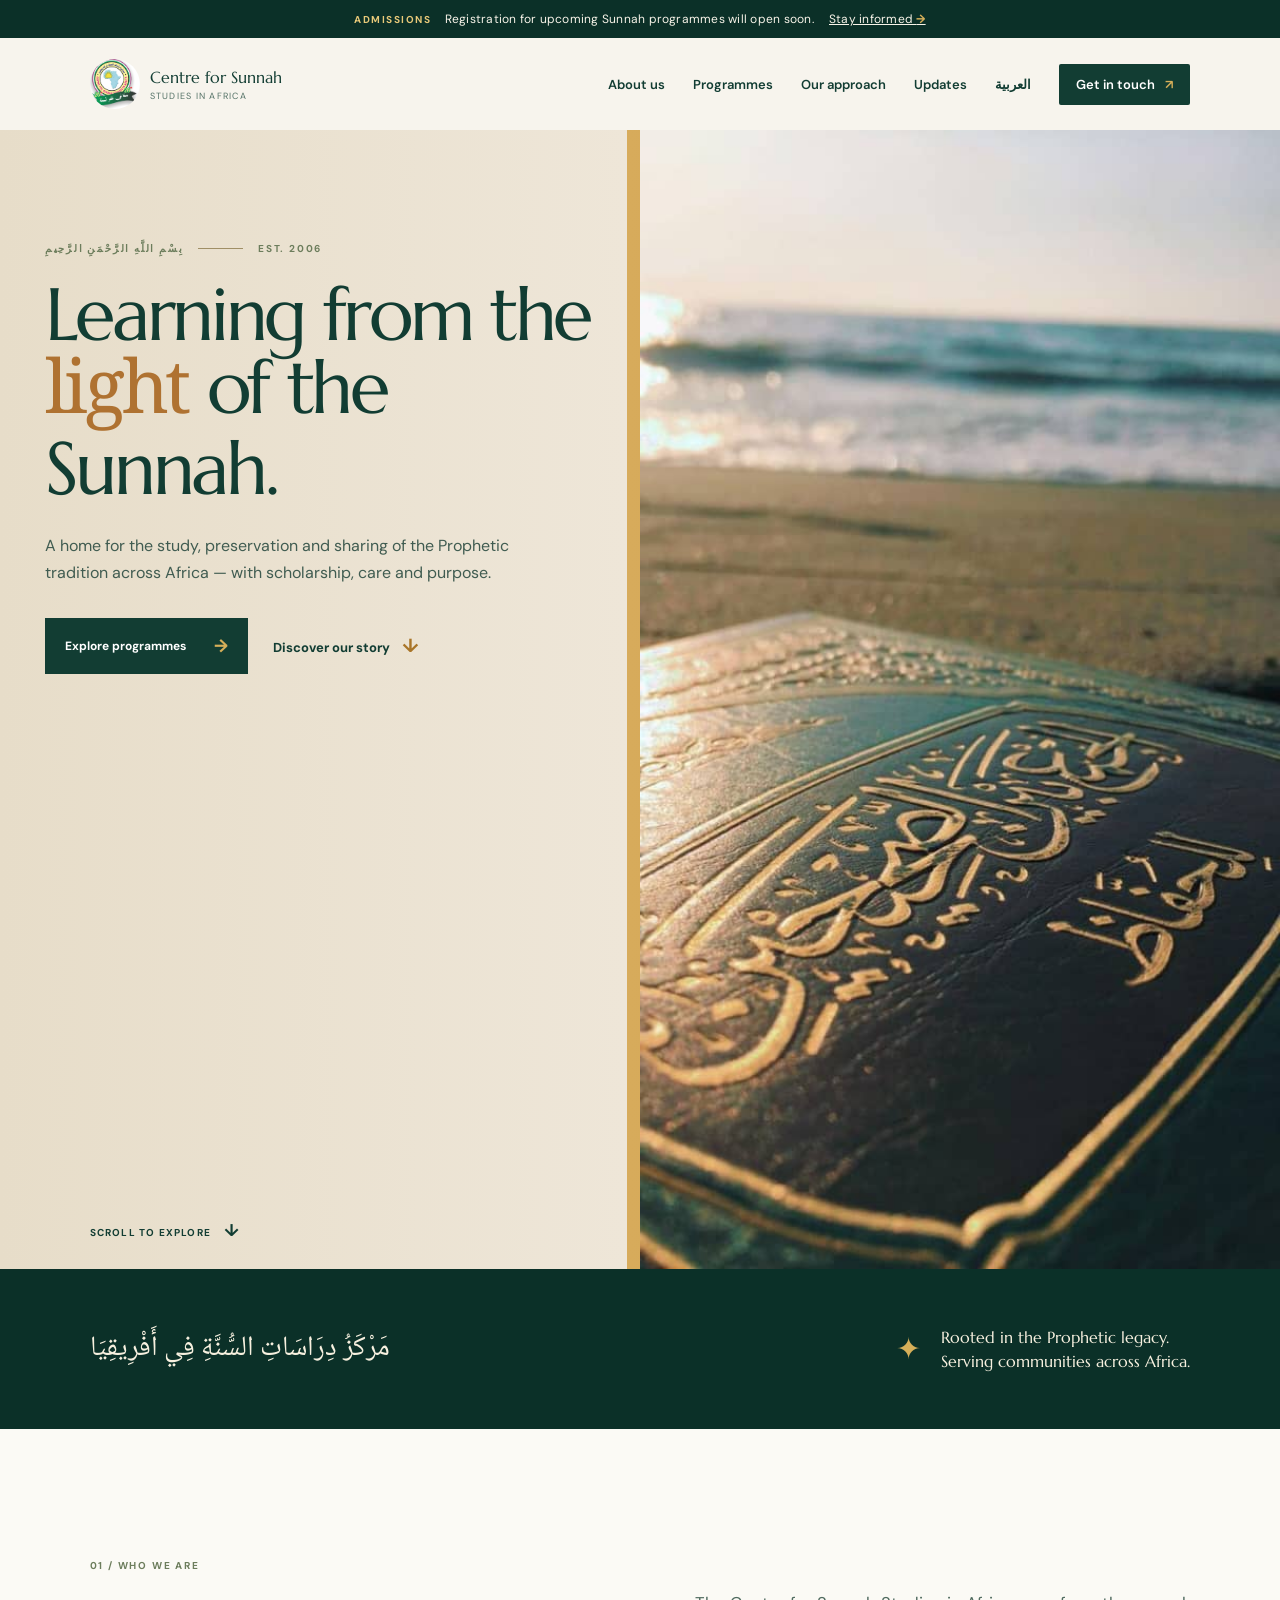
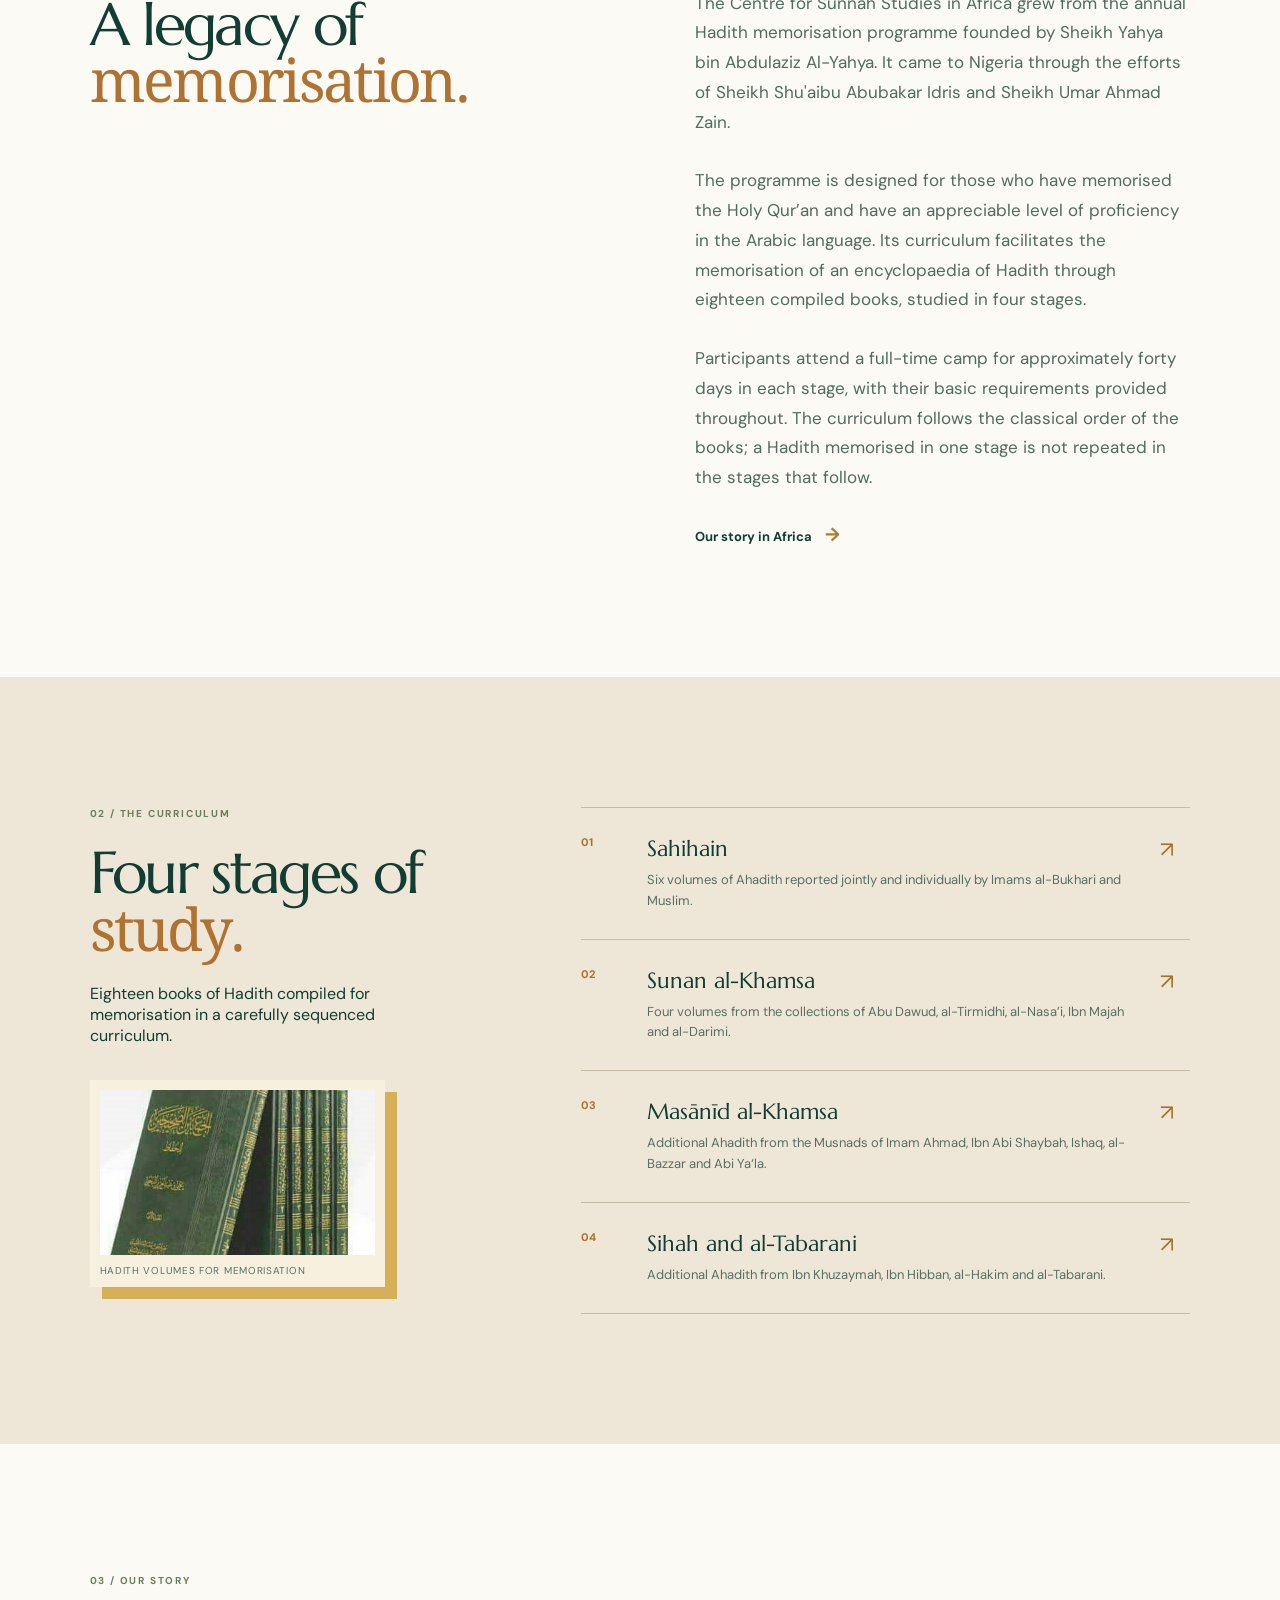
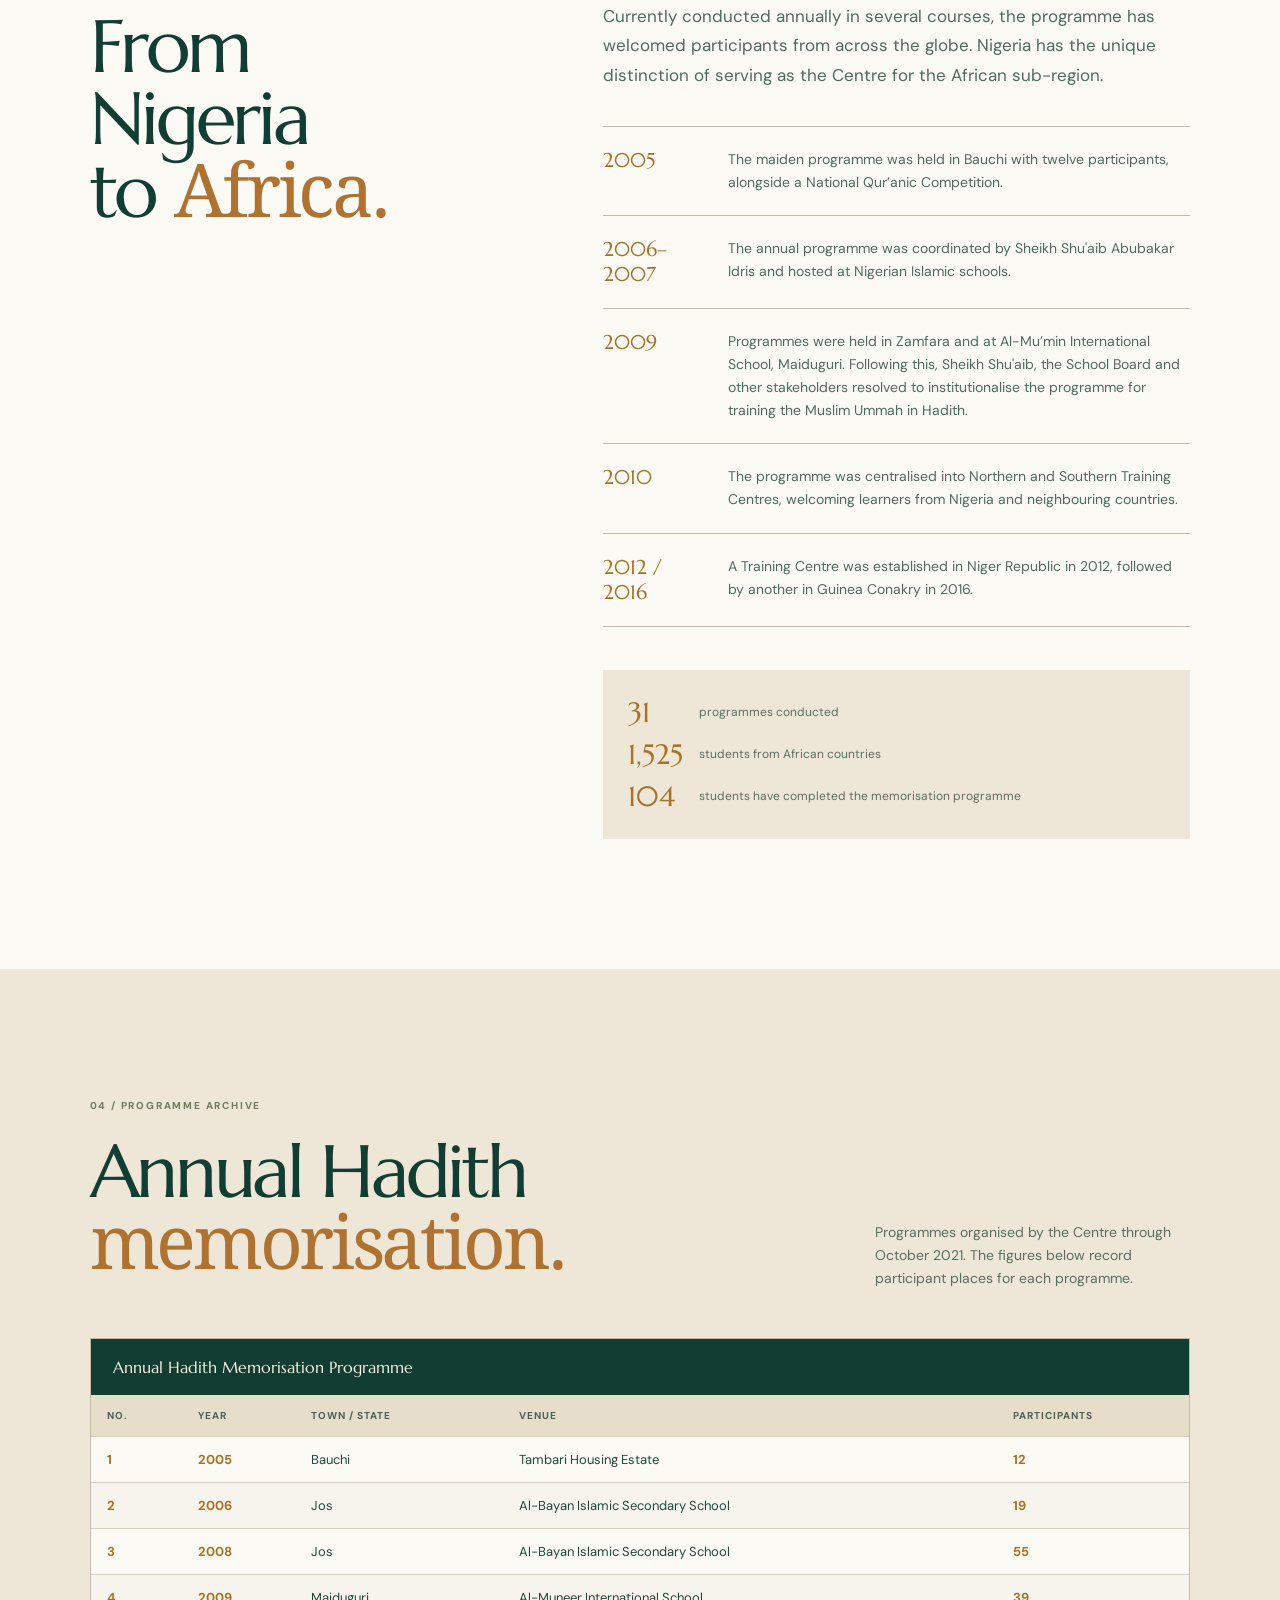
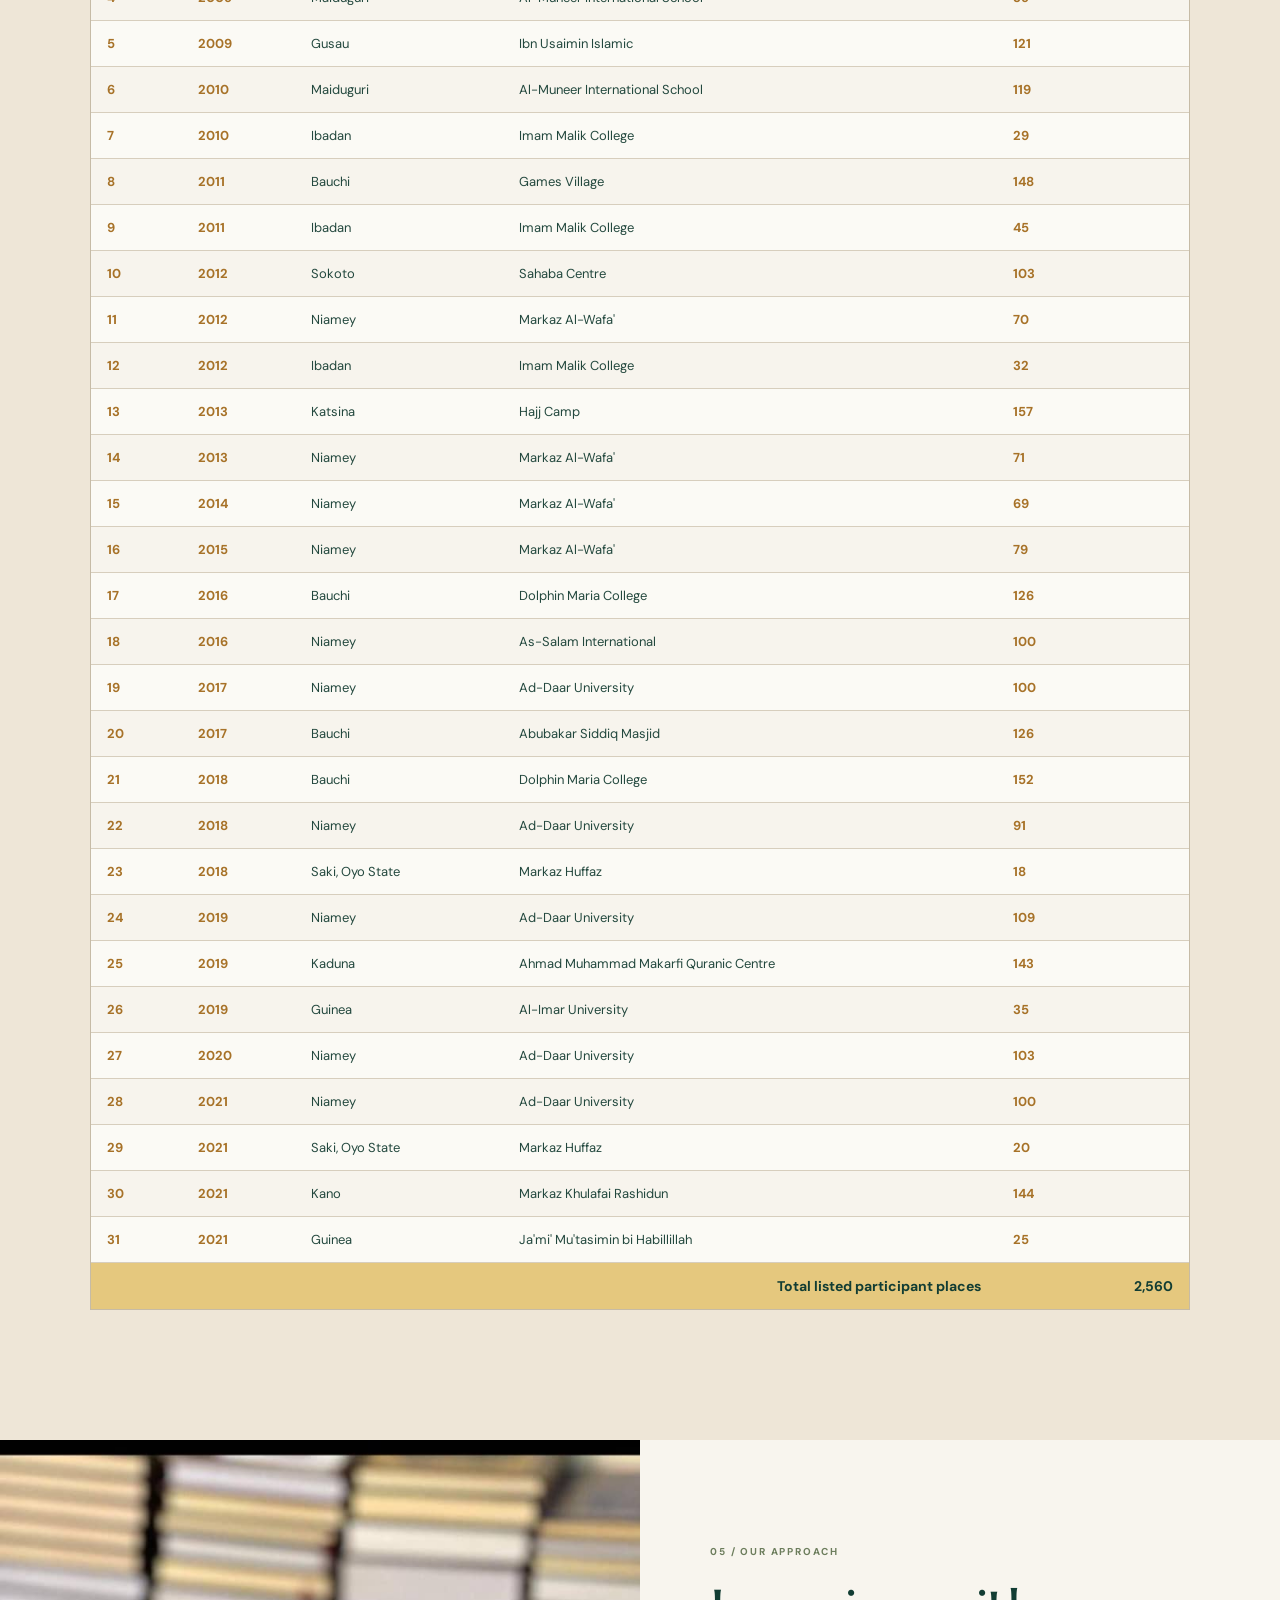
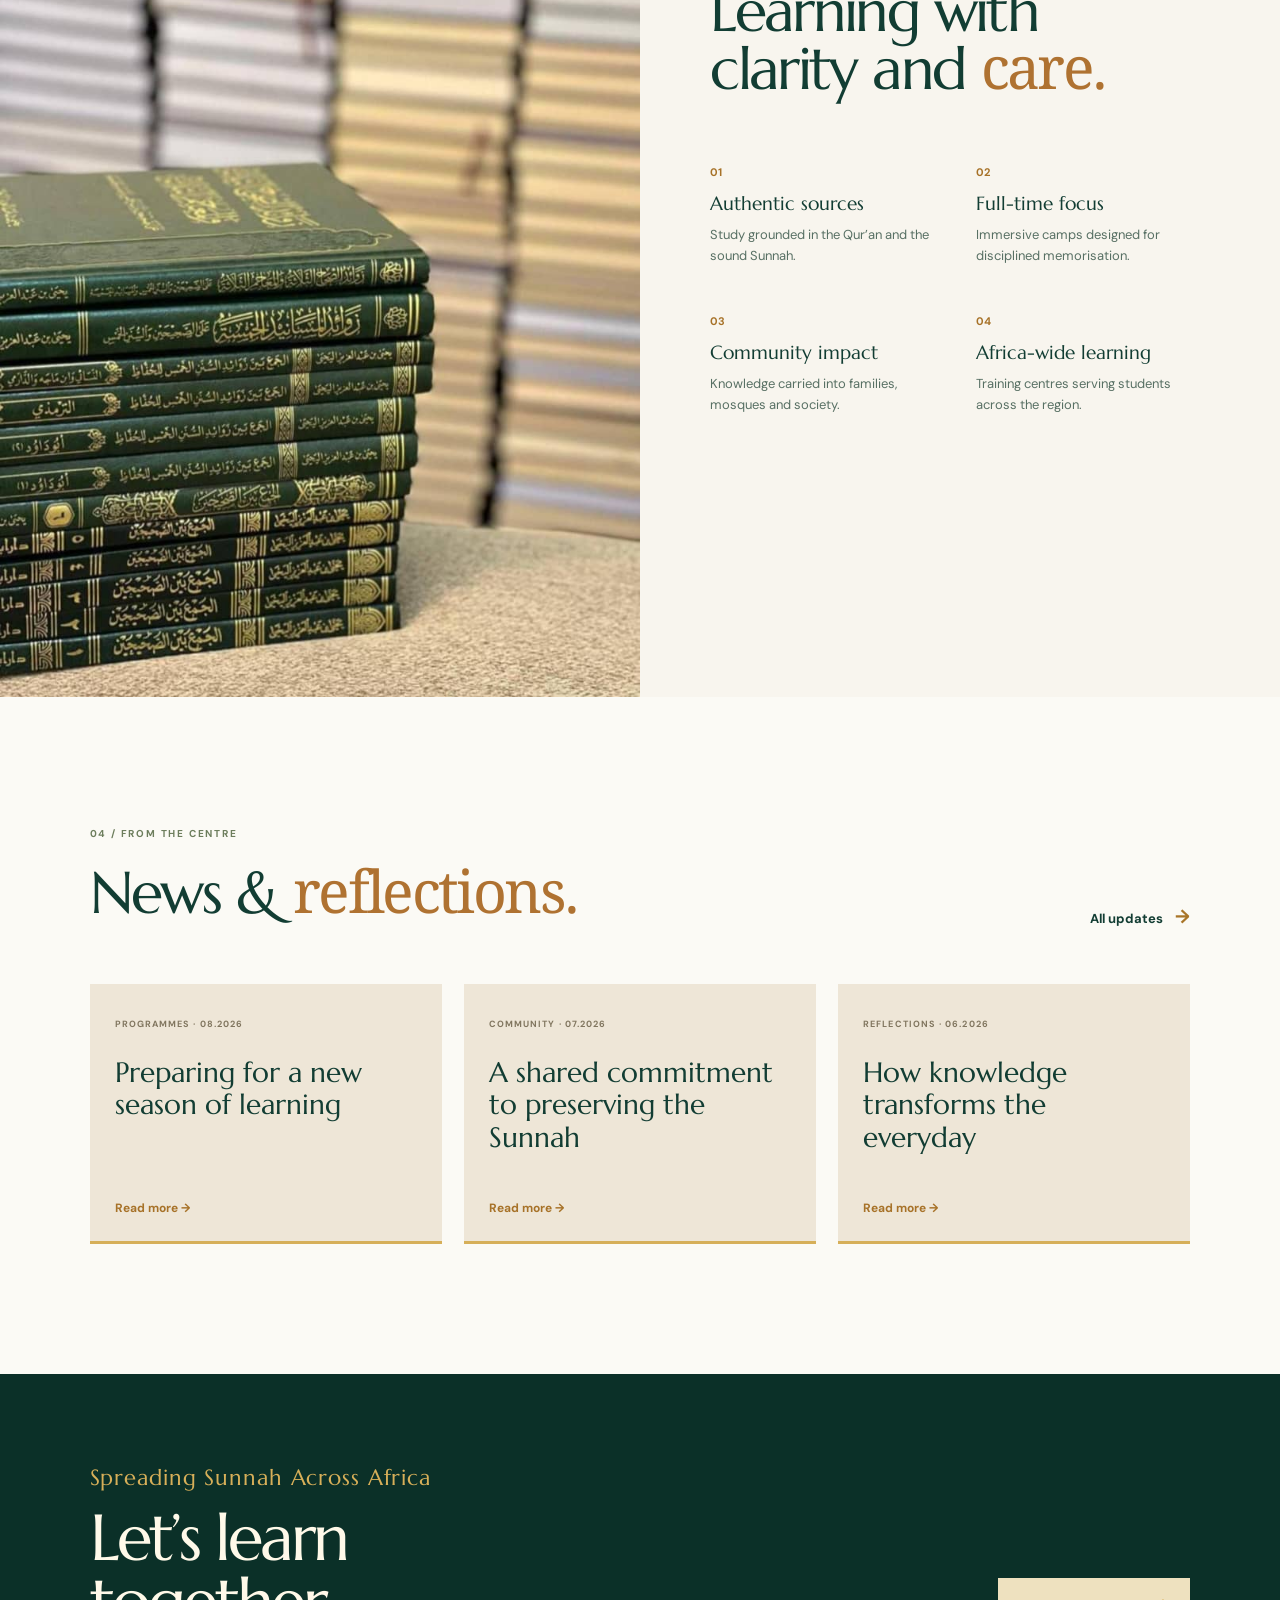
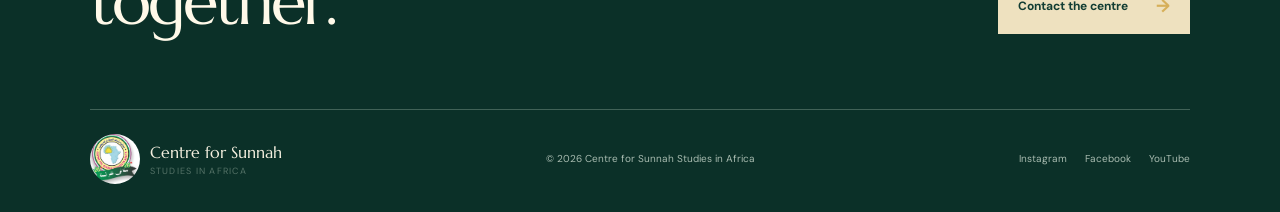
<file: index.html>
<!doctype html>
<html lang="en" dir="ltr">
<head>
  <meta charset="utf-8">
  <meta name="viewport" content="width=device-width, initial-scale=1">
  <meta name="description" content="Centre for Sunnah Studies in Africa — learning, preserving and sharing the Prophetic Sunnah.">
  <title>Centre for Sunnah Studies in Africa</title>
  <link rel="preconnect" href="https://fonts.googleapis.com">
  <link rel="preconnect" href="https://fonts.gstatic.com" crossorigin>
  <link href="https://fonts.googleapis.com/css2?family=DM+Sans:wght@400;500;600;700&family=Marcellus&family=Noto+Naskh+Arabic:wght@500;600;700&display=swap" rel="stylesheet">
  <link rel="stylesheet" href="styles.css">
  <link rel="stylesheet" href="overrides.css">
</head>
<body>
  <div class="announcement"><span>Admissions</span> Registration for upcoming Sunnah programmes will open soon. <a href="#contact">Stay informed <b>→</b></a></div>
  <header class="site-header">
    <a class="brand" href="#home" aria-label="Centre for Sunnah Studies in Africa home">
      <img src="centre-logo.jpg" alt="Centre for Sunnah Studies in Africa logo">
      <span><strong>Centre for Sunnah</strong><small>Studies in Africa</small></span>
    </a>
    <button class="menu" aria-label="Open menu" aria-expanded="false"><i></i><i></i></button>
    <nav aria-label="Main navigation">
      <a href="#about">About us</a><a href="#programmes">Programmes</a><a href="#approach">Our approach</a><a href="#updates">Updates</a><a class="language-link" href="ar/index.html" lang="ar">العربية</a>
      <a class="nav-cta" href="#contact">Get in touch <span>↗</span></a>
    </nav>
  </header>

  <main id="home">
    <section class="hero">
      <div class="hero-copy">
        <p class="eyebrow">بِسْمِ اللَّهِ الرَّحْمَنِ الرَّحِيمِ <span></span> EST. 2006</p>
        <h1>Learning from the <em>light</em> of the Sunnah.</h1>
        <p class="intro">A home for the study, preservation and sharing of the Prophetic tradition across Africa — with scholarship, care and purpose.</p>
        <div class="hero-actions"><a class="button primary" href="#programmes">Explore programmes <span>→</span></a><a class="text-link" href="#about">Discover our story <span>↓</span></a></div>
      </div>
      <div class="hero-art photo-panel" aria-label="Hadith book by the sea"><img src="hadith-by-the-sea.jpg" alt="A Hadith book by the sea"></div>
      <a class="scroll-cue" href="#about">Scroll to explore <span>↓</span></a>
    </section>

    <section class="mission-strip" id="about">
      <p class="arabic">مَرْكَزُ دِرَاسَاتِ السُّنَّةِ فِي أَفْرِيقِيَا</p>
      <div><span class="line-icon">✦</span><p>Rooted in the Prophetic legacy.<br>Serving communities across Africa.</p></div>
    </section>

    <section class="about section">
      <div><p class="section-label">01 / WHO WE ARE</p><h2>A legacy of<br><em>memorisation.</em></h2></div>
      <div class="about-copy"><p>The Centre for Sunnah Studies in Africa grew from the annual Hadith memorisation programme founded by Sheikh Yahya bin Abdulaziz Al-Yahya. It came to Nigeria through the efforts of Sheikh Shu'aibu Abubakar Idris and Sheikh Umar Ahmad Zain.</p><p>The programme is designed for those who have memorised the Holy Qur’an and have an appreciable level of proficiency in the Arabic language. Its curriculum facilitates the memorisation of an encyclopaedia of Hadith through eighteen compiled books, studied in four stages.</p><p>Participants attend a full-time camp for approximately forty days in each stage, with their basic requirements provided throughout. The curriculum follows the classical order of the books; a Hadith memorised in one stage is not repeated in the stages that follow.</p><a class="arrow-link" href="#history">Our story in Africa <span>→</span></a></div>
    </section>

    <section class="programmes section" id="programmes">
      <div class="programme-title"><p class="section-label">02 / THE CURRICULUM</p><h2>Four stages of<br><em>study.</em></h2><p>Eighteen books of Hadith compiled for memorisation in a carefully sequenced curriculum.</p><figure class="curriculum-image"><img src="huffazul-wahyayn.jpg" alt="Volumes of Hadith prepared for memorisation"><figcaption>Hadith volumes for memorisation</figcaption></figure></div>
      <div class="programme-list">
        <article><span>01</span><div><h3>Sahihain</h3><p>Six volumes of Ahadith reported jointly and individually by Imams al-Bukhari and Muslim.</p></div><a href="#contact" aria-label="Ask about stage one">↗</a></article>
        <article><span>02</span><div><h3>Sunan al-Khamsa</h3><p>Four volumes from the collections of Abu Dawud, al-Tirmidhi, al-Nasa’i, Ibn Majah and al-Darimi.</p></div><a href="#contact" aria-label="Ask about stage two">↗</a></article>
        <article><span>03</span><div><h3>Masānīd al-Khamsa</h3><p>Additional Ahadith from the Musnads of Imam Ahmad, Ibn Abi Shaybah, Ishaq, al-Bazzar and Abi Ya‘la.</p></div><a href="#contact" aria-label="Ask about stage three">↗</a></article>
        <article><span>04</span><div><h3>Sihah and al-Tabarani</h3><p>Additional Ahadith from Ibn Khuzaymah, Ibn Hibban, al-Hakim and al-Tabarani.</p></div><a href="#contact" aria-label="Ask about stage four">↗</a></article>
      </div>
    </section>

    <section class="history section" id="history">
      <div><p class="section-label">03 / OUR STORY</p><h2>From Nigeria<br>to <em>Africa.</em></h2></div>
      <div class="history-copy"><p>Currently conducted annually in several courses, the programme has welcomed participants from across the globe. Nigeria has the unique distinction of serving as the Centre for the African sub-region.</p><ol><li><b>2005</b><span>The maiden programme was held in Bauchi with twelve participants, alongside a National Qur’anic Competition.</span></li><li><b>2006–2007</b><span>The annual programme was coordinated by Sheikh Shu'aib Abubakar Idris and hosted at Nigerian Islamic schools.</span></li><li><b>2009</b><span>Programmes were held in Zamfara and at Al-Mu’min International School, Maiduguri. Following this, Sheikh Shu'aib, the School Board and other stakeholders resolved to institutionalise the programme for training the Muslim Ummah in Hadith.</span></li><li><b>2010</b><span>The programme was centralised into Northern and Southern Training Centres, welcoming learners from Nigeria and neighbouring countries.</span></li><li><b>2012 / 2016</b><span>A Training Centre was established in Niger Republic in 2012, followed by another in Guinea Conakry in 2016.</span></li></ol><div class="impact"><strong>31</strong><span>programmes conducted</span><strong>1,525</strong><span>students from African countries</span><strong>104</strong><span>students have completed the memorisation programme</span></div></div>
    </section>

    <section class="archive section" id="archive">
      <div class="archive-head"><div><p class="section-label">04 / PROGRAMME ARCHIVE</p><h2>Annual Hadith<br><em>memorisation.</em></h2></div><p>Programmes organised by the Centre through October 2021. The figures below record participant places for each programme.</p></div>
      <div class="table-wrap"><table><caption>Annual Hadith Memorisation Programme</caption><thead><tr><th>No.</th><th>Year</th><th>Town / State</th><th>Venue</th><th>Participants</th></tr></thead><tbody>
        <tr><td>1</td><td>2005</td><td>Bauchi</td><td>Tambari Housing Estate</td><td>12</td></tr><tr><td>2</td><td>2006</td><td>Jos</td><td>Al-Bayan Islamic Secondary School</td><td>19</td></tr><tr><td>3</td><td>2008</td><td>Jos</td><td>Al-Bayan Islamic Secondary School</td><td>55</td></tr><tr><td>4</td><td>2009</td><td>Maiduguri</td><td>Al-Muneer International School</td><td>39</td></tr><tr><td>5</td><td>2009</td><td>Gusau</td><td>Ibn Usaimin Islamic</td><td>121</td></tr><tr><td>6</td><td>2010</td><td>Maiduguri</td><td>Al-Muneer International School</td><td>119</td></tr><tr><td>7</td><td>2010</td><td>Ibadan</td><td>Imam Malik College</td><td>29</td></tr><tr><td>8</td><td>2011</td><td>Bauchi</td><td>Games Village</td><td>148</td></tr><tr><td>9</td><td>2011</td><td>Ibadan</td><td>Imam Malik College</td><td>45</td></tr><tr><td>10</td><td>2012</td><td>Sokoto</td><td>Sahaba Centre</td><td>103</td></tr><tr><td>11</td><td>2012</td><td>Niamey</td><td>Markaz Al-Wafa'</td><td>70</td></tr><tr><td>12</td><td>2012</td><td>Ibadan</td><td>Imam Malik College</td><td>32</td></tr><tr><td>13</td><td>2013</td><td>Katsina</td><td>Hajj Camp</td><td>157</td></tr><tr><td>14</td><td>2013</td><td>Niamey</td><td>Markaz Al-Wafa'</td><td>71</td></tr><tr><td>15</td><td>2014</td><td>Niamey</td><td>Markaz Al-Wafa'</td><td>69</td></tr><tr><td>16</td><td>2015</td><td>Niamey</td><td>Markaz Al-Wafa'</td><td>79</td></tr><tr><td>17</td><td>2016</td><td>Bauchi</td><td>Dolphin Maria College</td><td>126</td></tr><tr><td>18</td><td>2016</td><td>Niamey</td><td>As-Salam International</td><td>100</td></tr><tr><td>19</td><td>2017</td><td>Niamey</td><td>Ad-Daar University</td><td>100</td></tr><tr><td>20</td><td>2017</td><td>Bauchi</td><td>Abubakar Siddiq Masjid</td><td>126</td></tr><tr><td>21</td><td>2018</td><td>Bauchi</td><td>Dolphin Maria College</td><td>152</td></tr><tr><td>22</td><td>2018</td><td>Niamey</td><td>Ad-Daar University</td><td>91</td></tr><tr><td>23</td><td>2018</td><td>Saki, Oyo State</td><td>Markaz Huffaz</td><td>18</td></tr><tr><td>24</td><td>2019</td><td>Niamey</td><td>Ad-Daar University</td><td>109</td></tr><tr><td>25</td><td>2019</td><td>Kaduna</td><td>Ahmad Muhammad Makarfi Quranic Centre</td><td>143</td></tr><tr><td>26</td><td>2019</td><td>Guinea</td><td>Al-Imar University</td><td>35</td></tr><tr><td>27</td><td>2020</td><td>Niamey</td><td>Ad-Daar University</td><td>103</td></tr><tr><td>28</td><td>2021</td><td>Niamey</td><td>Ad-Daar University</td><td>100</td></tr><tr><td>29</td><td>2021</td><td>Saki, Oyo State</td><td>Markaz Huffaz</td><td>20</td></tr><tr><td>30</td><td>2021</td><td>Kano</td><td>Markaz Khulafai Rashidun</td><td>144</td></tr><tr><td>31</td><td>2021</td><td>Guinea</td><td>Ja'mi' Mu'tasimin bi Habillillah</td><td>25</td></tr>
      </tbody><tfoot><tr><th colspan="4">Total listed participant places</th><th>2,560</th></tr></tfoot></table></div>
    </section>

    <section class="values" id="approach">
      <div class="values-image photo-panel values-photo"><img src="hadith-library.jpg" alt="Volumes of Hadith in a library"></div>
      <div class="values-copy"><p class="section-label">05 / OUR APPROACH</p><h2>Learning with<br>clarity and <em>care.</em></h2><div class="value-grid"><div><b>01</b><h3>Authentic sources</h3><p>Study grounded in the Qur’an and the sound Sunnah.</p></div><div><b>02</b><h3>Full-time focus</h3><p>Immersive camps designed for disciplined memorisation.</p></div><div><b>03</b><h3>Community impact</h3><p>Knowledge carried into families, mosques and society.</p></div><div><b>04</b><h3>Africa-wide learning</h3><p>Training centres serving students across the region.</p></div></div></div>
    </section>

    <section class="updates section" id="updates">
      <div class="updates-head"><div><p class="section-label">04 / FROM THE CENTRE</p><h2>News &amp; <em>reflections.</em></h2></div><a class="text-link" href="#contact">All updates <span>→</span></a></div>
      <div class="update-grid"><article><p>PROGRAMMES · 08.2026</p><h3>Preparing for a new season of learning</h3><a href="#contact">Read more →</a></article><article><p>COMMUNITY · 07.2026</p><h3>A shared commitment to preserving the Sunnah</h3><a href="#contact">Read more →</a></article><article><p>REFLECTIONS · 06.2026</p><h3>How knowledge transforms the everyday</h3><a href="#contact">Read more →</a></article></div>
    </section>
  </main>
  <footer id="contact"><div class="footer-top"><div><p class="motto">Spreading Sunnah Across Africa</p><h2>Let’s learn<br>together.</h2></div><a class="button light" href="mailto:centreforsunnahstudiesinafrica@gmail.com">Contact the centre <span>→</span></a></div><div class="footer-bottom"><div class="brand footer-brand"><img src="centre-logo.jpg" alt=""><span><strong>Centre for Sunnah</strong><small>Studies in Africa</small></span></div><p>© 2026 Centre for Sunnah Studies in Africa</p><div><a href="#home">Instagram</a><a href="https://www.facebook.com/hadithdaurah/" target="_blank" rel="noopener noreferrer">Facebook</a><a href="#home">YouTube</a></div></div></footer>
  <script>document.querySelector('.menu').addEventListener('click',e=>{const b=e.currentTarget,n=document.querySelector('nav');b.setAttribute('aria-expanded',String(!n.classList.toggle('open')))});</script>
</body>
</html>
</file>
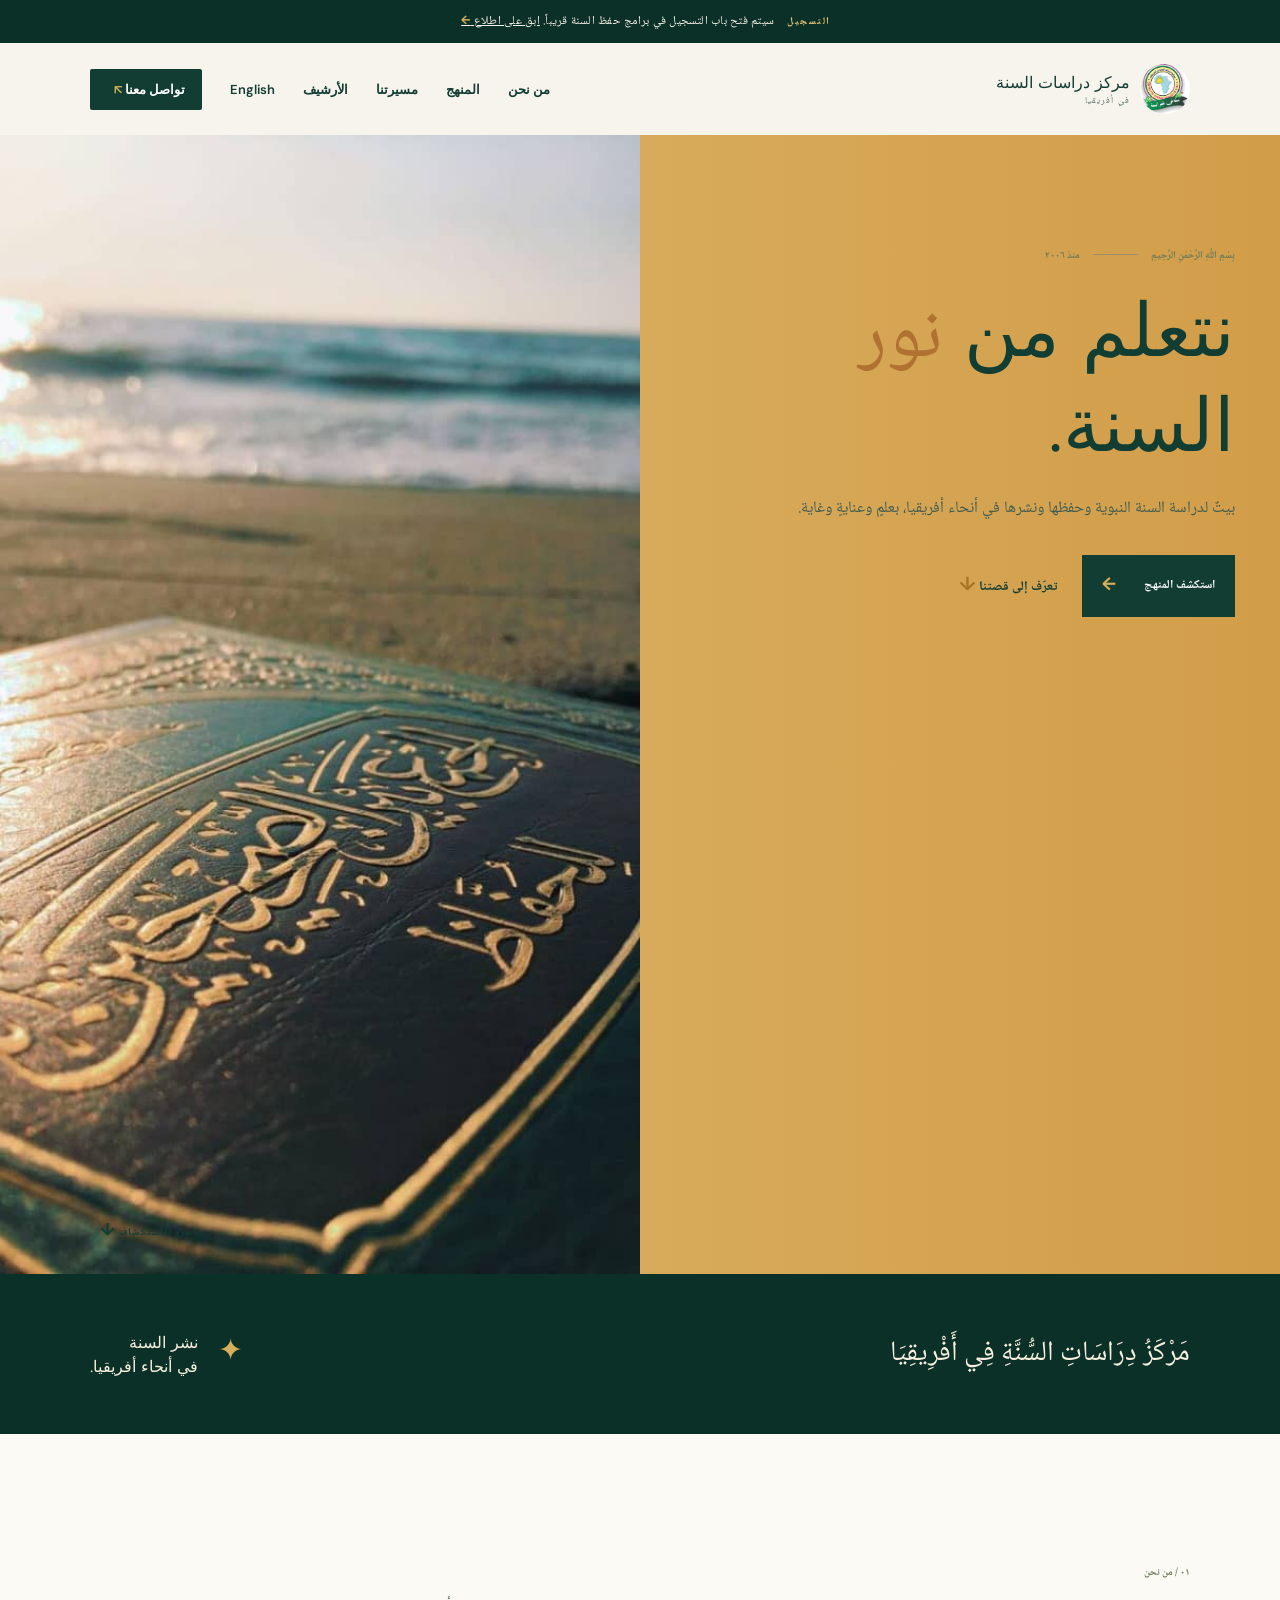
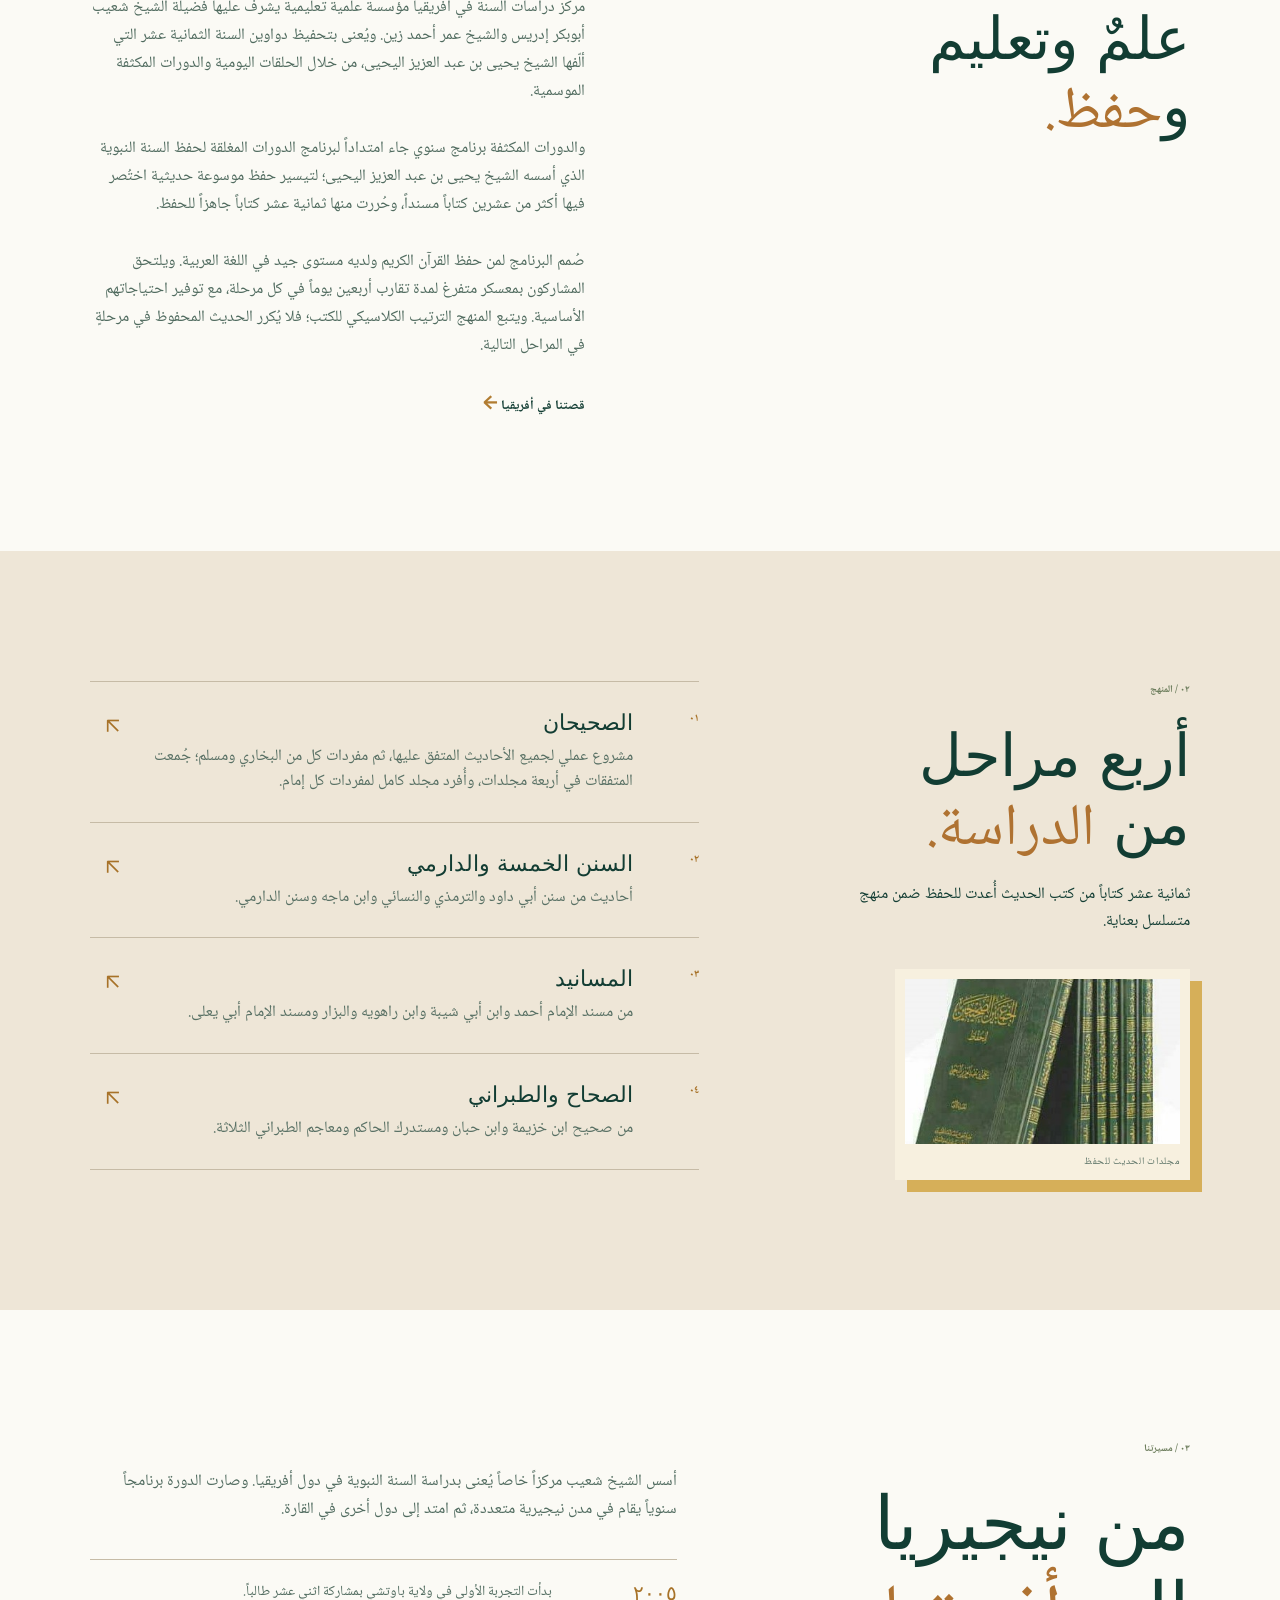
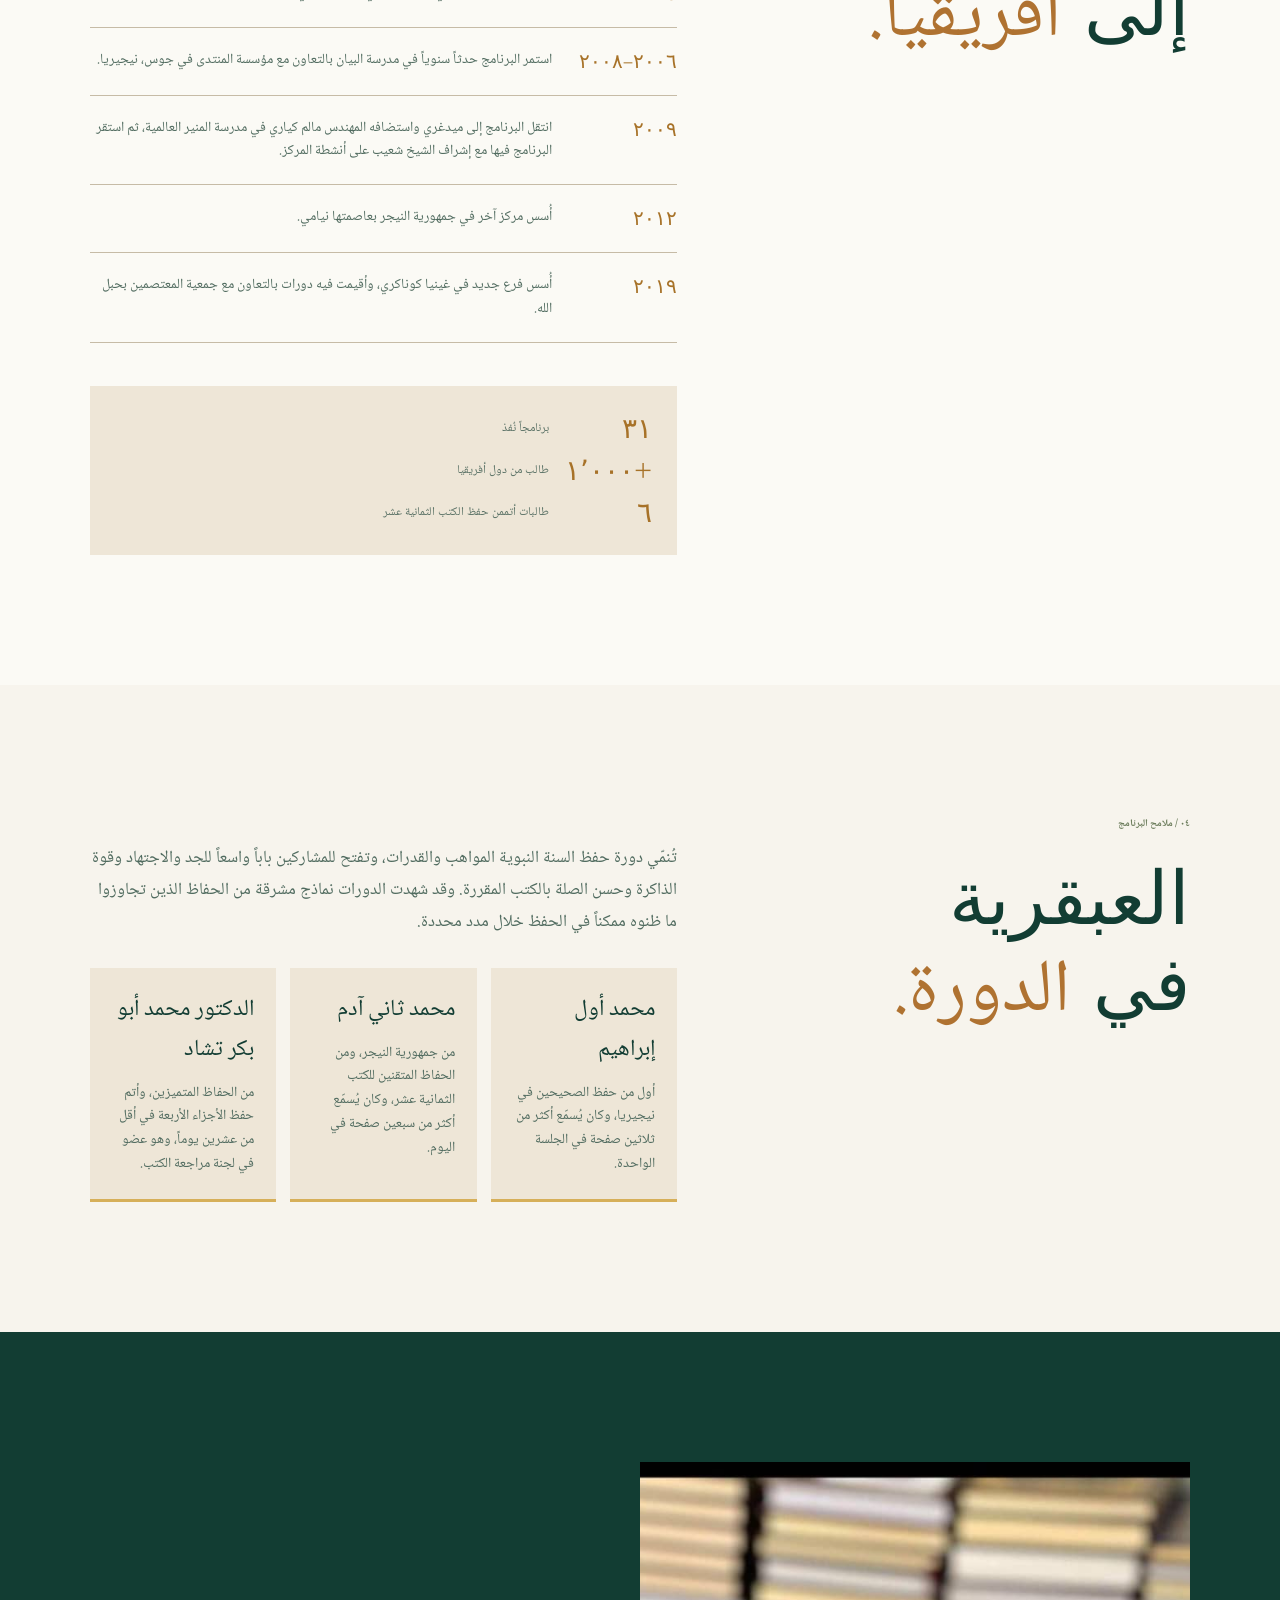
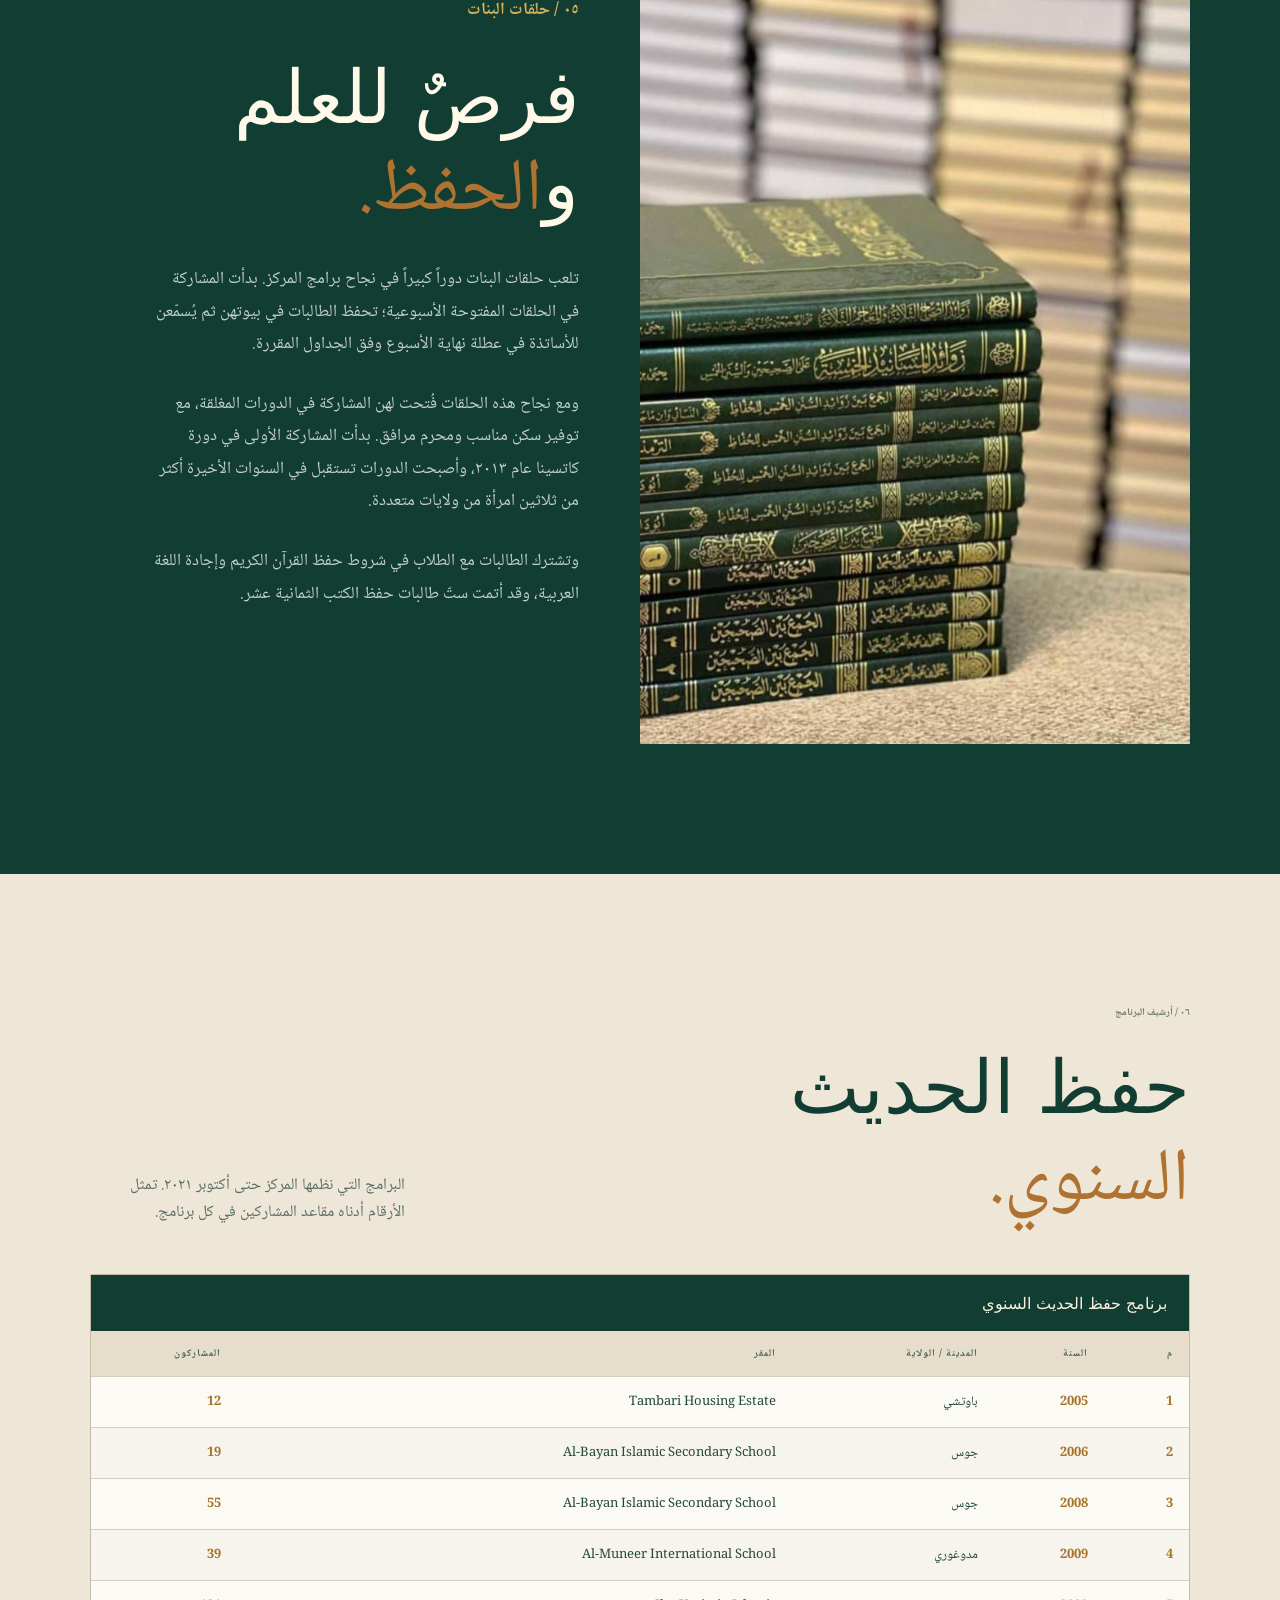
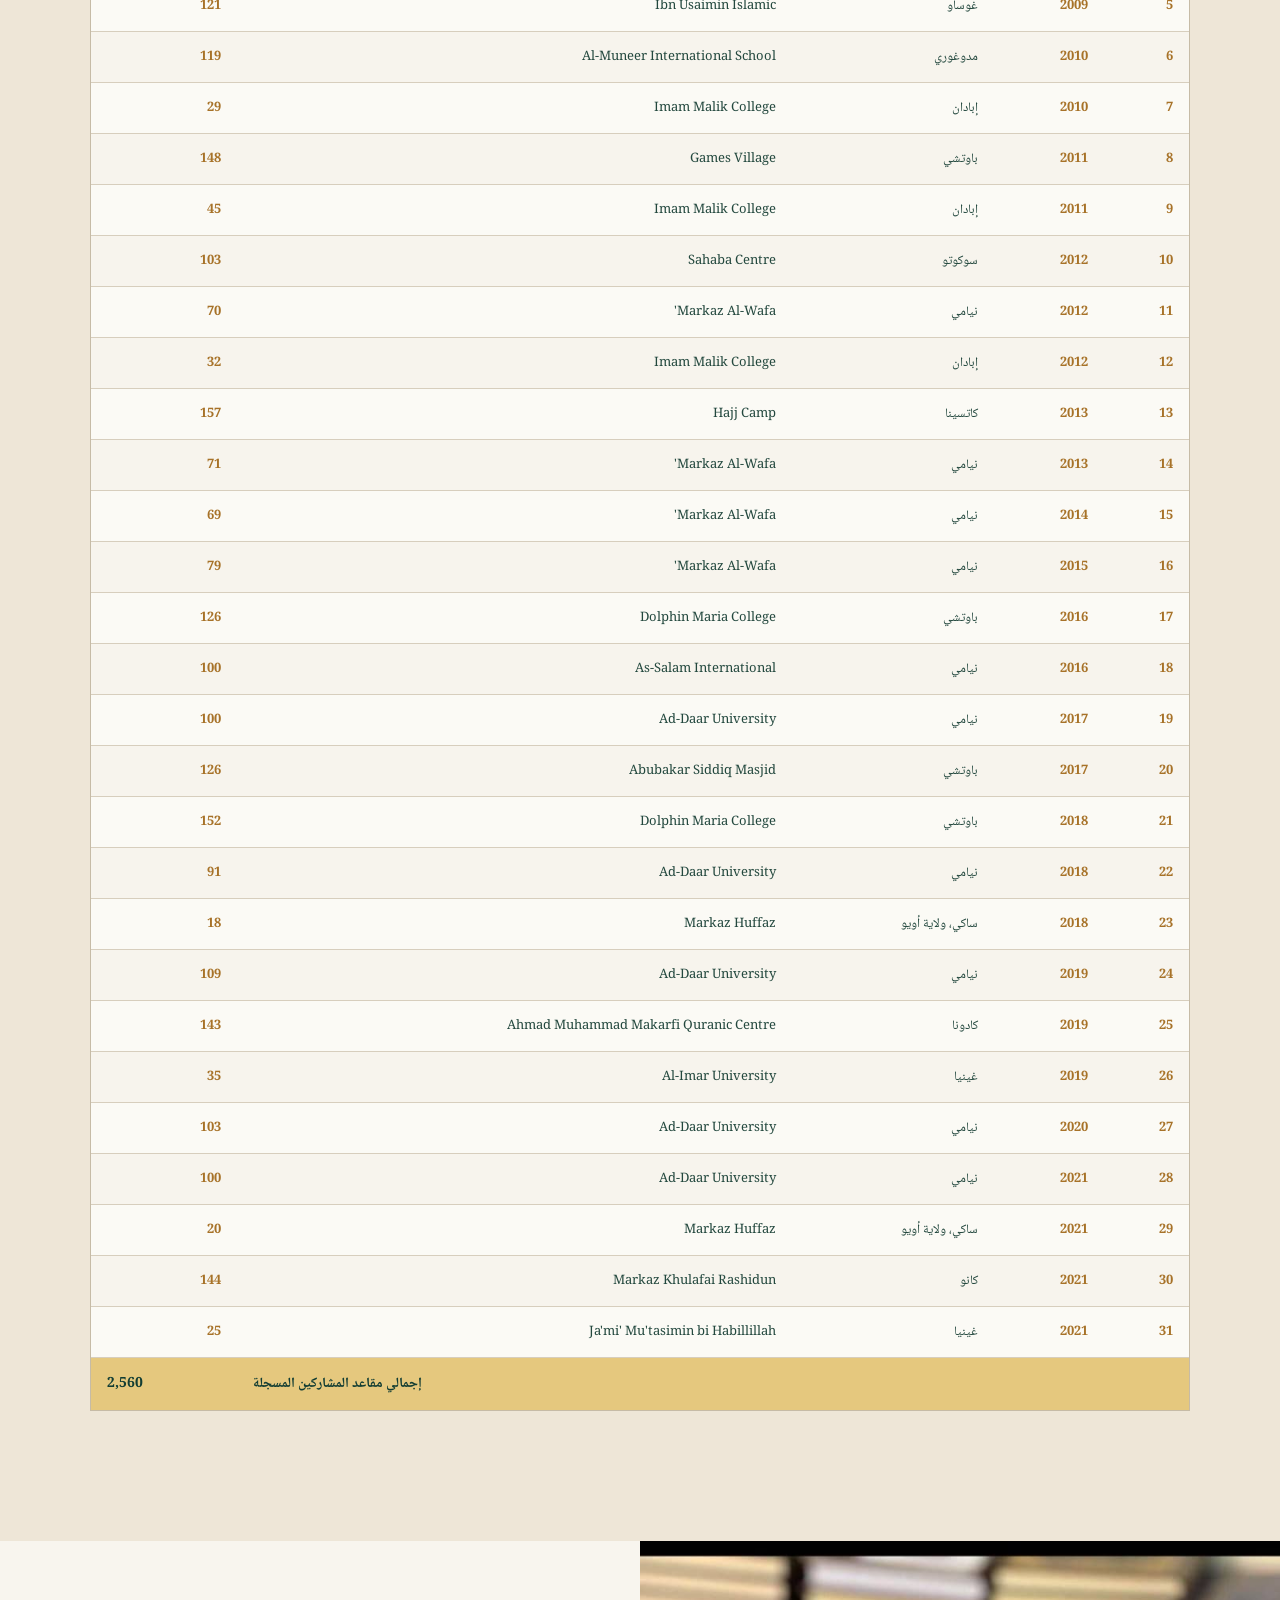
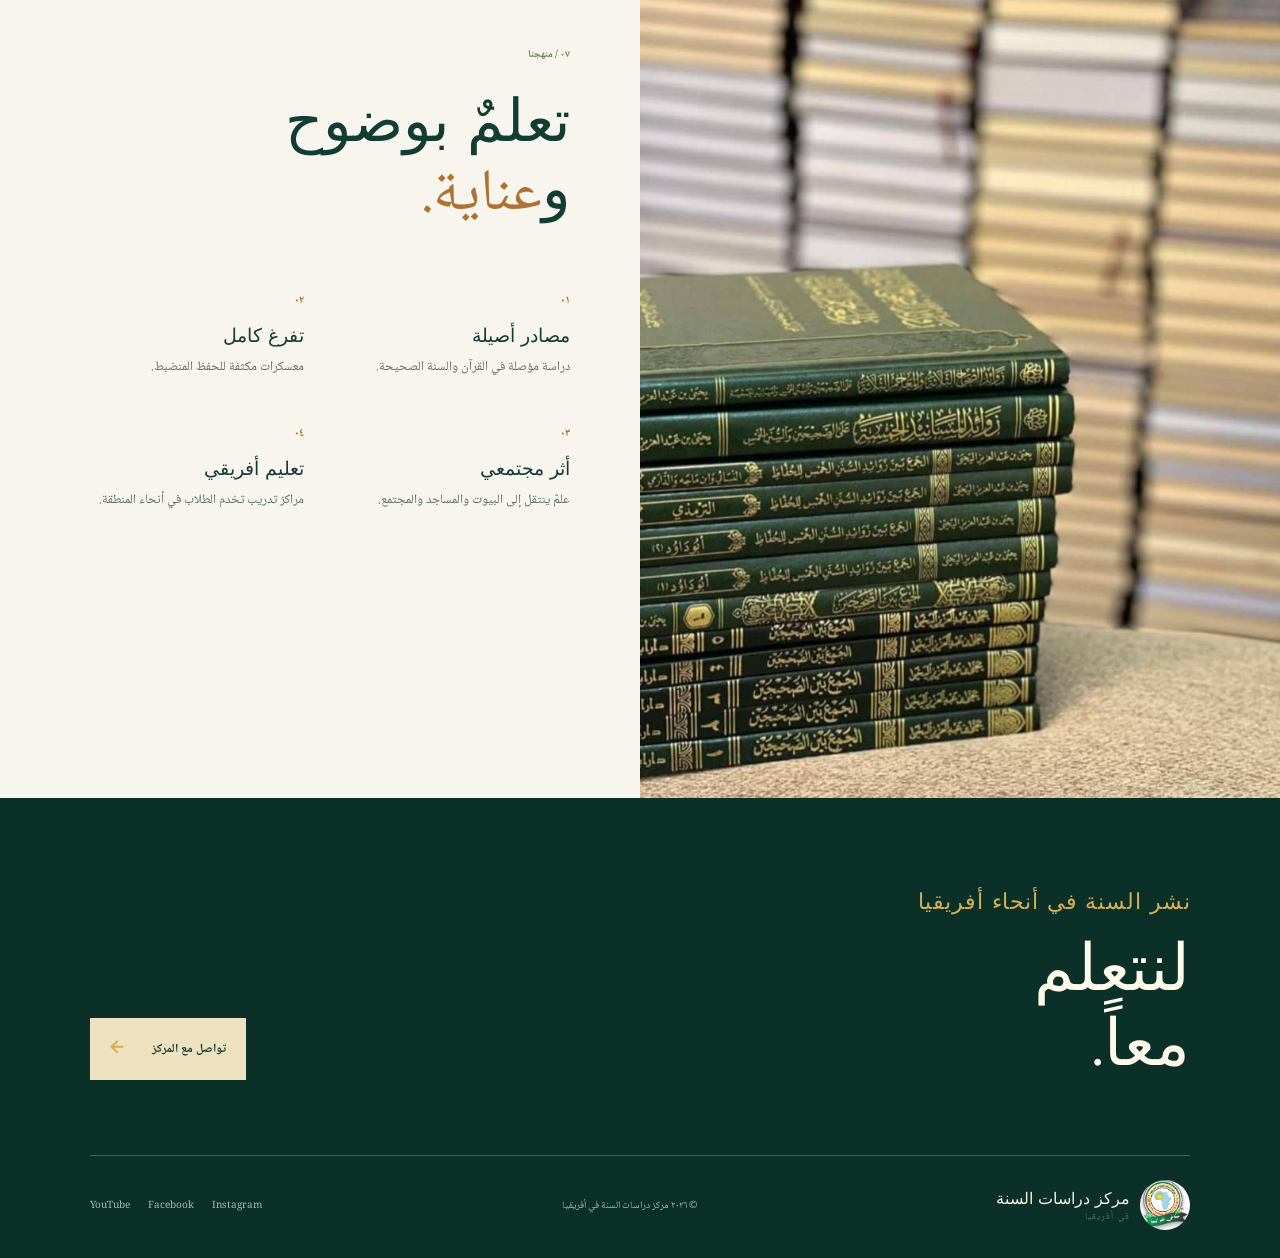
<file: ar/index.html>
<!doctype html>
<html lang="ar" dir="rtl">
<head>
  <meta charset="utf-8">
  <meta name="viewport" content="width=device-width, initial-scale=1">
  <meta name="description" content="مركز دراسات السنة في أفريقيا — نشر السنة في أنحاء أفريقيا.">
  <title>مركز دراسات السنة في أفريقيا</title>
  <link rel="preconnect" href="https://fonts.googleapis.com"><link rel="preconnect" href="https://fonts.gstatic.com" crossorigin>
  <link href="https://fonts.googleapis.com/css2?family=DM+Sans:wght@400;500;600;700&family=Marcellus&family=Noto+Naskh+Arabic:wght@500;600;700&display=swap" rel="stylesheet">
  <link rel="stylesheet" href="../styles.css"><link rel="stylesheet" href="../overrides.css"><link rel="stylesheet" href="ar.css">
</head>
<body>
  <div class="announcement"><span>التسجيل</span> سيتم فتح باب التسجيل في برامج حفظ السنة قريباً. <a href="#contact">ابق على اطلاع <b>←</b></a></div>
  <header class="site-header"><a class="brand" href="#home" aria-label="الصفحة الرئيسية"><img src="../centre-logo.jpg" alt="شعار مركز دراسات السنة في أفريقيا"><span><strong>مركز دراسات السنة</strong><small>في أفريقيا</small></span></a><button class="menu" aria-label="فتح القائمة" aria-expanded="false"><i></i><i></i></button><nav aria-label="التنقل الرئيسي"><a href="#about">من نحن</a><a href="#programmes">المنهج</a><a href="#history">مسيرتنا</a><a href="#archive">الأرشيف</a><a class="language-link" href="../index.html">English</a><a class="nav-cta" href="#contact">تواصل معنا <span>↖</span></a></nav></header>
  <main id="home">
    <section class="hero"><div class="hero-copy"><p class="eyebrow">بِسْمِ اللَّهِ الرَّحْمَنِ الرَّحِيمِ <span></span> منذ ٢٠٠٦</p><h1>نتعلم من <em>نور</em> السنة.</h1><p class="intro">بيتٌ لدراسة السنة النبوية وحفظها ونشرها في أنحاء أفريقيا، بعلمٍ وعنايةٍ وغاية.</p><div class="hero-actions"><a class="button primary" href="#programmes">استكشف المنهج <span>←</span></a><a class="text-link" href="#about">تعرّف إلى قصتنا <span>↓</span></a></div></div><div class="hero-art photo-panel" aria-label="كتاب حديث بجوار البحر"><img src="../hadith-by-the-sea.jpg" alt="كتاب حديث بجوار البحر"></div><a class="scroll-cue" href="#about">مرر للاستكشاف <span>↓</span></a></section>
    <section class="mission-strip" id="about"><p class="arabic">مَرْكَزُ دِرَاسَاتِ السُّنَّةِ فِي أَفْرِيقِيَا</p><div><span class="line-icon">✦</span><p>نشر السنة<br>في أنحاء أفريقيا.</p></div></section>
    <section class="about section"><div><p class="section-label">٠١ / من نحن</p><h2>علمٌ وتعليم<br>و<em>حفظ.</em></h2></div><div class="about-copy"><p>مركز دراسات السنة في أفريقيا مؤسسة علمية تعليمية يشرف عليها فضيلة الشيخ شعيب أبوبكر إدريس والشيخ عمر أحمد زين. ويُعنى بتحفيظ دواوين السنة الثمانية عشر التي ألّفها الشيخ يحيى بن عبد العزيز اليحيى، من خلال الحلقات اليومية والدورات المكثفة الموسمية.</p><p>والدورات المكثفة برنامج سنوي جاء امتداداً لبرنامج الدورات المغلقة لحفظ السنة النبوية الذي أسسه الشيخ يحيى بن عبد العزيز اليحيى؛ لتيسير حفظ موسوعة حديثية اختُصر فيها أكثر من عشرين كتاباً مسنداً، وحُررت منها ثمانية عشر كتاباً جاهزاً للحفظ.</p><p>صُمم البرنامج لمن حفظ القرآن الكريم ولديه مستوى جيد في اللغة العربية. ويلتحق المشاركون بمعسكر متفرغ لمدة تقارب أربعين يوماً في كل مرحلة، مع توفير احتياجاتهم الأساسية. ويتبع المنهج الترتيب الكلاسيكي للكتب؛ فلا يُكرر الحديث المحفوظ في مرحلةٍ في المراحل التالية.</p><a class="arrow-link" href="#history">قصتنا في أفريقيا <span>←</span></a></div></section>
    <section class="programmes section" id="programmes"><div class="programme-title"><p class="section-label">٠٢ / المنهج</p><h2>أربع مراحل<br>من <em>الدراسة.</em></h2><p>ثمانية عشر كتاباً من كتب الحديث أُعدت للحفظ ضمن منهج متسلسل بعناية.</p><figure class="curriculum-image"><img src="../huffazul-wahyayn.jpg" alt="مجلدات حديث معدة للحفظ"><figcaption>مجلدات الحديث للحفظ</figcaption></figure></div><div class="programme-list"><article><span>٠١</span><div><h3>الصحيحان</h3><p>مشروع عملي لجميع الأحاديث المتفق عليها، ثم مفردات كل من البخاري ومسلم؛ جُمعت المتفقات في أربعة مجلدات، وأُفرد مجلد كامل لمفردات كل إمام.</p></div><a href="#contact" aria-label="السؤال عن المرحلة الأولى">↖</a></article><article><span>٠٢</span><div><h3>السنن الخمسة والدارمي</h3><p>أحاديث من سنن أبي داود والترمذي والنسائي وابن ماجه وسنن الدارمي.</p></div><a href="#contact" aria-label="السؤال عن المرحلة الثانية">↖</a></article><article><span>٠٣</span><div><h3>المسانيد</h3><p>من مسند الإمام أحمد وابن أبي شيبة وابن راهويه والبزار ومسند الإمام أبي يعلى.</p></div><a href="#contact" aria-label="السؤال عن المرحلة الثالثة">↖</a></article><article><span>٠٤</span><div><h3>الصحاح والطبراني</h3><p>من صحيح ابن خزيمة وابن حبان ومستدرك الحاكم ومعاجم الطبراني الثلاثة.</p></div><a href="#contact" aria-label="السؤال عن المرحلة الرابعة">↖</a></article></div></section>
    <section class="history section" id="history"><div><p class="section-label">٠٣ / مسيرتنا</p><h2>من نيجيريا<br>إلى <em>أفريقيا.</em></h2></div><div class="history-copy"><p>أسس الشيخ شعيب مركزاً خاصاً يُعنى بدراسة السنة النبوية في دول أفريقيا. وصارت الدورة برنامجاً سنوياً يقام في مدن نيجيرية متعددة، ثم امتد إلى دول أخرى في القارة.</p><ol><li><b>٢٠٠٥</b><span>بدأت التجربة الأولى في ولاية باوتشي بمشاركة اثني عشر طالباً.</span></li><li><b>٢٠٠٦–٢٠٠٨</b><span>استمر البرنامج حدثاً سنوياً في مدرسة البيان بالتعاون مع مؤسسة المنتدى في جوس، نيجيريا.</span></li><li><b>٢٠٠٩</b><span>انتقل البرنامج إلى ميدغري واستضافه المهندس مالم كياري في مدرسة المنير العالمية، ثم استقر البرنامج فيها مع إشراف الشيخ شعيب على أنشطة المركز.</span></li><li><b>٢٠١٢</b><span>أُسس مركز آخر في جمهورية النيجر بعاصمتها نيامي.</span></li><li><b>٢٠١٩</b><span>أُسس فرع جديد في غينيا كوناكري، وأقيمت فيه دورات بالتعاون مع جمعية المعتصمين بحبل الله.</span></li></ol><div class="impact"><strong>٣١</strong><span>برنامجاً نُفذ</span><strong>+١٬٠٠٠</strong><span>طالب من دول أفريقيا</span><strong>٦</strong><span>طالبات أتممن حفظ الكتب الثمانية عشر</span></div></div></section>
    <section class="spotlight section"><div><p class="section-label">٠٤ / ملامح البرنامج</p><h2>العبقرية<br>في <em>الدورة.</em></h2></div><div class="spotlight-copy"><p>تُنمّي دورة حفظ السنة النبوية المواهب والقدرات، وتفتح للمشاركين باباً واسعاً للجد والاجتهاد وقوة الذاكرة وحسن الصلة بالكتب المقررة. وقد شهدت الدورات نماذج مشرقة من الحفاظ الذين تجاوزوا ما ظنوه ممكناً في الحفظ خلال مدد محددة.</p><div class="profiles"><article><h3>محمد أول إبراهيم</h3><p>أول من حفظ الصحيحين في نيجيريا، وكان يُسمّع أكثر من ثلاثين صفحة في الجلسة الواحدة.</p></article><article><h3>محمد ثاني آدم</h3><p>من جمهورية النيجر، ومن الحفاظ المتقنين للكتب الثمانية عشر، وكان يُسمّع أكثر من سبعين صفحة في اليوم.</p></article><article><h3>الدكتور محمد أبو بكر تشاد</h3><p>من الحفاظ المتميزين، وأتم حفظ الأجزاء الأربعة في أقل من عشرين يوماً، وهو عضو في لجنة مراجعة الكتب.</p></article></div></div></section>
    <section class="girls section"><div class="girls-image"><img src="../hadith-library.jpg" alt="مجلدات الحديث"></div><div class="girls-copy"><p class="section-label">٠٥ / حلقات البنات</p><h2>فرصٌ للعلم<br>و<em>الحفظ.</em></h2><p>تلعب حلقات البنات دوراً كبيراً في نجاح برامج المركز. بدأت المشاركة في الحلقات المفتوحة الأسبوعية؛ تحفظ الطالبات في بيوتهن ثم يُسمّعن للأساتذة في عطلة نهاية الأسبوع وفق الجداول المقررة.</p><p>ومع نجاح هذه الحلقات فُتحت لهن المشاركة في الدورات المغلقة، مع توفير سكن مناسب ومحرم مرافق. بدأت المشاركة الأولى في دورة كاتسينا عام ٢٠١٣، وأصبحت الدورات تستقبل في السنوات الأخيرة أكثر من ثلاثين امرأة من ولايات متعددة.</p><p>وتشترك الطالبات مع الطلاب في شروط حفظ القرآن الكريم وإجادة اللغة العربية، وقد أتمت ستّ طالبات حفظ الكتب الثمانية عشر.</p></div></section>
    <section class="archive section" id="archive"><div class="archive-head"><div><p class="section-label">٠٦ / أرشيف البرنامج</p><h2>حفظ الحديث<br><em>السنوي.</em></h2></div><p>البرامج التي نظمها المركز حتى أكتوبر ٢٠٢١. تمثل الأرقام أدناه مقاعد المشاركين في كل برنامج.</p></div><div class="table-wrap"><table><caption>برنامج حفظ الحديث السنوي</caption><thead><tr><th>م</th><th>السنة</th><th>المدينة / الولاية</th><th>المقر</th><th>المشاركون</th></tr></thead><tbody>
      <tr><td>1</td><td>2005</td><td>باوتشي</td><td>Tambari Housing Estate</td><td>12</td></tr><tr><td>2</td><td>2006</td><td>جوس</td><td>Al-Bayan Islamic Secondary School</td><td>19</td></tr><tr><td>3</td><td>2008</td><td>جوس</td><td>Al-Bayan Islamic Secondary School</td><td>55</td></tr><tr><td>4</td><td>2009</td><td>مدوغوري</td><td>Al-Muneer International School</td><td>39</td></tr><tr><td>5</td><td>2009</td><td>غوساو</td><td>Ibn Usaimin Islamic</td><td>121</td></tr><tr><td>6</td><td>2010</td><td>مدوغوري</td><td>Al-Muneer International School</td><td>119</td></tr><tr><td>7</td><td>2010</td><td>إبادان</td><td>Imam Malik College</td><td>29</td></tr><tr><td>8</td><td>2011</td><td>باوتشي</td><td>Games Village</td><td>148</td></tr><tr><td>9</td><td>2011</td><td>إبادان</td><td>Imam Malik College</td><td>45</td></tr><tr><td>10</td><td>2012</td><td>سوكوتو</td><td>Sahaba Centre</td><td>103</td></tr><tr><td>11</td><td>2012</td><td>نيامي</td><td>Markaz Al-Wafa'</td><td>70</td></tr><tr><td>12</td><td>2012</td><td>إبادان</td><td>Imam Malik College</td><td>32</td></tr><tr><td>13</td><td>2013</td><td>كاتسينا</td><td>Hajj Camp</td><td>157</td></tr><tr><td>14</td><td>2013</td><td>نيامي</td><td>Markaz Al-Wafa'</td><td>71</td></tr><tr><td>15</td><td>2014</td><td>نيامي</td><td>Markaz Al-Wafa'</td><td>69</td></tr><tr><td>16</td><td>2015</td><td>نيامي</td><td>Markaz Al-Wafa'</td><td>79</td></tr><tr><td>17</td><td>2016</td><td>باوتشي</td><td>Dolphin Maria College</td><td>126</td></tr><tr><td>18</td><td>2016</td><td>نيامي</td><td>As-Salam International</td><td>100</td></tr><tr><td>19</td><td>2017</td><td>نيامي</td><td>Ad-Daar University</td><td>100</td></tr><tr><td>20</td><td>2017</td><td>باوتشي</td><td>Abubakar Siddiq Masjid</td><td>126</td></tr><tr><td>21</td><td>2018</td><td>باوتشي</td><td>Dolphin Maria College</td><td>152</td></tr><tr><td>22</td><td>2018</td><td>نيامي</td><td>Ad-Daar University</td><td>91</td></tr><tr><td>23</td><td>2018</td><td>ساكي، ولاية أويو</td><td>Markaz Huffaz</td><td>18</td></tr><tr><td>24</td><td>2019</td><td>نيامي</td><td>Ad-Daar University</td><td>109</td></tr><tr><td>25</td><td>2019</td><td>كادونا</td><td>Ahmad Muhammad Makarfi Quranic Centre</td><td>143</td></tr><tr><td>26</td><td>2019</td><td>غينيا</td><td>Al-Imar University</td><td>35</td></tr><tr><td>27</td><td>2020</td><td>نيامي</td><td>Ad-Daar University</td><td>103</td></tr><tr><td>28</td><td>2021</td><td>نيامي</td><td>Ad-Daar University</td><td>100</td></tr><tr><td>29</td><td>2021</td><td>ساكي، ولاية أويو</td><td>Markaz Huffaz</td><td>20</td></tr><tr><td>30</td><td>2021</td><td>كانو</td><td>Markaz Khulafai Rashidun</td><td>144</td></tr><tr><td>31</td><td>2021</td><td>غينيا</td><td>Ja'mi' Mu'tasimin bi Habillillah</td><td>25</td></tr>
    </tbody><tfoot><tr><th colspan="4">إجمالي مقاعد المشاركين المسجلة</th><th>2,560</th></tr></tfoot></table></div></section>
    <section class="values" id="approach"><div class="values-image photo-panel values-photo"><img src="../hadith-library.jpg" alt="مجلدات الحديث في مكتبة"></div><div class="values-copy"><p class="section-label">٠٧ / منهجنا</p><h2>تعلمٌ بوضوح<br>و<em>عناية.</em></h2><div class="value-grid"><div><b>٠١</b><h3>مصادر أصيلة</h3><p>دراسة مؤصلة في القرآن والسنة الصحيحة.</p></div><div><b>٠٢</b><h3>تفرغ كامل</h3><p>معسكرات مكثفة للحفظ المنضبط.</p></div><div><b>٠٣</b><h3>أثر مجتمعي</h3><p>علمٌ ينتقل إلى البيوت والمساجد والمجتمع.</p></div><div><b>٠٤</b><h3>تعليم أفريقي</h3><p>مراكز تدريب تخدم الطلاب في أنحاء المنطقة.</p></div></div></div></section>
  </main>
  <footer id="contact"><div class="footer-top"><div><p class="motto">نشر السنة في أنحاء أفريقيا</p><h2>لنتعلم<br>معاً.</h2></div><a class="button light" href="mailto:centreforsunnahstudiesinafrica@gmail.com">تواصل مع المركز <span>←</span></a></div><div class="footer-bottom"><div class="brand footer-brand"><img src="../centre-logo.jpg" alt=""><span><strong>مركز دراسات السنة</strong><small>في أفريقيا</small></span></div><p>© ٢٠٢٦ مركز دراسات السنة في أفريقيا</p><div><a href="#home">Instagram</a><a href="https://www.facebook.com/hadithdaurah/" target="_blank" rel="noopener noreferrer">Facebook</a><a href="#home">YouTube</a></div></div></footer>
  <script>document.querySelector('.menu').addEventListener('click',e=>{const b=e.currentTarget,n=document.querySelector('nav');b.setAttribute('aria-expanded',String(!n.classList.toggle('open')))});</script>
</body>
</html>
</file>
<file: styles.css>
:root{--ink:#123d33;--deep:#0b3028;--gold:#d6af59;--paper:#f7f4ed;--warm:#eee6d7;--orange:#e68b50}*{box-sizing:border-box}html{scroll-behavior:smooth}body{margin:0;background:var(--paper);color:var(--ink);font-family:'DM Sans',sans-serif}a{color:inherit;text-decoration:none}.announcement{padding:11px 7%;background:var(--deep);color:#f8f4e9;text-align:center;font-size:12px;letter-spacing:.02em}.announcement span{color:#e8c979;text-transform:uppercase;font-size:10px;font-weight:bold;letter-spacing:.15em;margin-right:10px}.announcement a{margin-left:12px;text-decoration:underline}.announcement b{color:var(--gold)}.site-header{height:92px;padding:0 7%;display:flex;align-items:center;justify-content:space-between;background:var(--paper)}.brand{display:flex;align-items:center;gap:10px;line-height:1}.brand img{width:50px;height:50px;object-fit:cover;border-radius:50%}.brand span{display:grid;gap:5px}.brand strong{font:16px 'Marcellus',serif}.brand small{font-size:9px;text-transform:uppercase;letter-spacing:.14em;color:#557267}nav{display:flex;align-items:center;gap:28px;font-size:13px;font-weight:600}nav>a:not(.nav-cta):hover{color:#b1802d}.nav-cta{background:var(--ink);color:white;padding:12px 17px;border-radius:2px}.nav-cta span{color:var(--gold);padding-left:7px}.menu{display:none}.hero{min-height:640px;background:linear-gradient(90deg,#e7ddc9 0%,#eee6d8 49%,#d7ab5b 49%,#d29d49 100%);display:grid;grid-template-columns:1fr 1fr;position:relative;overflow:hidden}.hero-copy{padding:112px 7% 130px;max-width:690px}.eyebrow,.section-label{margin:0 0 24px;font-size:10px;letter-spacing:.18em;font-weight:700;color:#6c7d5c}.eyebrow span{display:inline-block;width:45px;border-top:1px solid #a08f66;margin:0 11px 3px}.hero h1,h2{font:clamp(47px,5.8vw,79px)/.98 'Marcellus',serif;letter-spacing:-.045em;margin:0}.hero h1 em,h2 em{font-family:'Noto Naskh Arabic',serif;font-style:normal;color:#af7231}.intro{max-width:470px;line-height:1.65;font-size:16px;color:#405c51;margin:27px 0 32px}.hero-actions{display:flex;align-items:center;gap:25px}.button{display:inline-flex;align-items:center;gap:28px;padding:16px 20px;font-size:12px;font-weight:700}.primary{background:var(--ink);color:#fff}.button span{font-size:18px;color:var(--gold)}.text-link{font-size:13px;font-weight:700}.text-link span{color:#a97528;font-size:19px;margin-left:9px}.hero-art{position:relative;overflow:hidden;background:linear-gradient(120deg,#dcb961,#bd7a2f);display:flex;align-items:center;justify-content:center}.hero-art:after{content:'';position:absolute;inset:0;background-image:radial-gradient(#f8e4a4 1px,transparent 1px);background-size:17px 17px;opacity:.25}.hero-art p{position:relative;z-index:2;text-align:center;font:clamp(58px,8vw,120px)/1.2 'Noto Naskh Arabic',serif;color:#fff5d7;text-shadow:0 2px 0 #b47930}.hero-art p small{font:26px 'Marcellus',serif;letter-spacing:.22em}.arch{position:absolute;border:1px solid #f7df9d;border-bottom:0;border-radius:500px 500px 0 0;z-index:1}.arch-one{width:600px;height:760px;bottom:-130px}.arch-two{width:430px;height:570px;bottom:-130px;border-color:#f5d68c}.sun{position:absolute;z-index:1;width:125px;height:125px;border:1px solid #f7dc98;border-radius:50%;top:20%;right:20%}.sun span{position:absolute;left:50%;top:-43px;height:28px;border-left:1px solid #f7dc98}.sun span:nth-child(2){transform:rotate(45deg);transform-origin:0 105px}.sun span:nth-child(3){transform:rotate(-45deg);transform-origin:0 105px}.hero-mark{position:absolute;bottom:53px;right:8%;z-index:2;color:#f7e4a5;font:63px 'Marcellus',serif}.hero-mark sup{font-size:19px}.hero-mark small{display:block;font:8px 'DM Sans';letter-spacing:.18em}.scroll-cue{position:absolute;bottom:28px;left:7%;font-size:10px;letter-spacing:.12em;text-transform:uppercase;font-weight:bold}.scroll-cue span{font-size:17px;margin-left:10px}.mission-strip{min-height:160px;padding:34px 7%;display:flex;align-items:center;justify-content:space-between;background:var(--deep);color:#f7f0df}.arabic{font:28px 'Noto Naskh Arabic',serif;margin:0}.mission-strip>div{display:flex;align-items:center;gap:20px}.mission-strip div p{font:16px/1.5 'Marcellus',serif;margin:0}.line-icon{font-size:30px;color:var(--gold)}.section{padding:130px 7%}.about{display:grid;grid-template-columns:1fr 1fr;gap:10%;background:#fbfaf5}.about h2,.programme-title h2,.values h2,.updates h2{font-size:clamp(42px,4.6vw,67px)}.about-copy{padding-top:30px}.about-copy>p{font-size:17px;line-height:1.75;color:#506b5f;margin:0 0 29px}.arrow-link{font-size:13px;font-weight:bold}.arrow-link span{color:#b17c31;font-size:19px;margin-left:10px}.programmes{background:var(--warm);display:grid;grid-template-columns:.85fr 1.4fr;gap:11%}.programme-title>p:last-child{color:#587064;line-height:1.6;max-width:290px;margin-top:25px}.programme-list{border-top:1px solid #c6bba6}.programme-list article{display:grid;grid-template-columns:52px 1fr 30px;gap:14px;padding:27px 0;border-bottom:1px solid #c6bba6}.programme-list span,.value-grid b{font-size:11px;color:#a77228;font-weight:bold}.programme-list h3,.value-grid h3{font:22px 'Marcellus',serif;margin:0}.programme-list p{font-size:13px;color:#587064;line-height:1.6;margin:8px 0 0}.programme-list a{font-size:22px;color:#a77228}.values{display:grid;grid-template-columns:1fr 1fr;background:#f8f5ee}.values-image{min-height:650px;position:relative;display:flex;align-items:center;justify-content:center;background:#c7863e;overflow:hidden}.pattern{position:absolute;inset:-20%;background:repeating-radial-gradient(ellipse at 50% 120%,transparent 0 38px,#e9c674 39px 40px);opacity:.8}.values-image p{position:relative;color:#fff4d5;font:82px/1.35 'Noto Naskh Arabic',serif;text-align:center}.values-copy{padding:105px 11%}.value-grid{display:grid;grid-template-columns:1fr 1fr;gap:42px 32px;margin-top:55px}.value-grid h3{font-size:19px;margin:10px 0}.value-grid p{color:#587064;font-size:13px;line-height:1.6;margin:0}.updates{background:#fbfaf5}.updates-head{display:flex;align-items:end;justify-content:space-between;margin-bottom:55px}.update-grid{display:grid;grid-template-columns:repeat(3,1fr);gap:22px}.update-grid article{min-height:260px;padding:25px;background:var(--warm);border-bottom:3px solid var(--gold);display:flex;flex-direction:column}.update-grid p{font-size:9px;letter-spacing:.12em;color:#81765f;font-weight:bold}.update-grid h3{font:28px/1.15 'Marcellus',serif;margin:18px 0 auto}.update-grid a{color:#a77228;font-size:12px;font-weight:bold}footer{padding:90px 7% 28px;background:var(--deep);color:#f6f0df}.footer-top{display:flex;justify-content:space-between;align-items:end;padding-bottom:75px}.footer-top h2{font-size:65px;color:#fff9e9}.footer-top .arabic{color:#d7af59;font-size:22px;margin-bottom:15px}.light{background:#eee1bf;color:var(--ink)}.footer-bottom{border-top:1px solid #416257;padding-top:24px;display:flex;justify-content:space-between;align-items:center;font-size:10px;color:#a8bbb0}.footer-brand strong{color:#f4efdf}.footer-bottom>div:last-child{display:flex;gap:18px}.footer-bottom a:hover{color:#e9c56e}@media(max-width:780px){.site-header{height:75px}.brand strong{font-size:13px}nav{display:none;position:absolute;z-index:10;top:75px;left:0;right:0;background:#f7f4ed;padding:25px 7%;flex-direction:column;align-items:flex-start}nav.open{display:flex}.menu{display:grid;gap:5px;border:0;background:transparent}.menu i{display:block;width:24px;border-top:2px solid var(--ink)}.hero{grid-template-columns:1fr;min-height:auto}.hero-copy{padding:85px 7% 110px}.hero-art{min-height:420px}.hero-mark{right:8%;bottom:33px}.mission-strip,.about,.programmes,.values{grid-template-columns:1fr}.mission-strip{gap:22px;align-items:flex-start;flex-direction:column}.section{padding:80px 7%}.about{gap:25px}.about-copy{padding:0}.programme-title{margin-bottom:30px}.values-image{min-height:350px}.values-copy{padding:70px 7%}.updates-head{align-items:flex-start;gap:25px;flex-direction:column}.update-grid{grid-template-columns:1fr}.footer-top,.footer-bottom{gap:30px;align-items:flex-start;flex-direction:column}.footer-top h2{font-size:50px}.footer-top{padding-bottom:55px}.footer-bottom>div:last-child{gap:12px}.arabic{font-size:22px}}
</file>
<file: overrides.css>
.motto {
  margin: 0 0 15px;
  color: #d7af59;
  font: 22px 'Marcellus', serif;
  letter-spacing: .04em;
}

.about-copy p + p { margin-top: 18px; }
.history { display: grid; grid-template-columns: .8fr 1.2fr; gap: 11%; background: #fbfaf5; }
.history-copy > p { margin: 28px 0 35px; color: #506b5f; font-size: 17px; line-height: 1.75; }
.history ol { margin: 0; padding: 0; list-style: none; border-top: 1px solid #c6bba6; }
.history li { display: grid; grid-template-columns: 105px 1fr; gap: 20px; padding: 21px 0; border-bottom: 1px solid #c6bba6; color: #506b5f; font-size: 14px; line-height: 1.65; }
.history li b { color: #a77228; font: 20px 'Marcellus', serif; }
.impact { display: grid; grid-template-columns: auto 1fr; column-gap: 16px; row-gap: 7px; margin-top: 43px; padding: 25px; background: #eee6d7; }
.impact strong { color: #a77228; font: 28px 'Marcellus', serif; }
.impact span { align-self: center; color: #587064; font-size: 12px; }
@media (max-width: 780px) {
  .history { grid-template-columns: 1fr; gap: 25px; }
  .history-copy > p { margin-top: 0; }
  .history li { grid-template-columns: 80px 1fr; gap: 12px; }
}

.archive { background: #eee6d7; }
.curriculum-image { width: min(100%, 295px); margin: 34px 0 0; padding: 10px; background: #f7f0df; box-shadow: 12px 12px 0 #d6af59; }
.curriculum-image img { display: block; width: 100%; height: 165px; object-fit: cover; object-position: center; }
.curriculum-image figcaption { margin-top: 9px; color: #587064; font-size: 10px; letter-spacing: .07em; text-transform: uppercase; }
.photo-panel { display: block; background: #123d33; }
.photo-panel::after { content: none; }
.photo-panel img { display: block; width: 100%; height: 100%; object-fit: cover; }
.hero-art.photo-panel img { object-position: center 64%; }
.values-image.photo-panel img { object-position: 42% center; }
.archive-head { display: flex; align-items: end; justify-content: space-between; gap: 50px; margin-bottom: 48px; }
.archive-head > p { max-width: 315px; margin: 0; color: #587064; font-size: 14px; line-height: 1.65; }
.table-wrap { overflow-x: auto; border: 1px solid #c6bba6; background: #fbfaf5; }
table { width: 100%; min-width: 720px; border-collapse: collapse; color: #23483e; text-align: left; }
caption { padding: 18px 22px; background: #123d33; color: #f7f0df; font: 16px 'Marcellus', serif; text-align: left; }
th, td { padding: 14px 16px; border-bottom: 1px solid #d7cebd; font-size: 13px; }
thead th { background: #e6ddcb; color: #476157; font-size: 10px; letter-spacing: .1em; text-transform: uppercase; }
tbody tr:nth-child(even) { background: #f7f4ed; }
tbody td:first-child, tbody td:nth-child(2), tbody td:last-child { color: #a77228; font-weight: 700; }
tfoot th, tfoot td { border: 0; background: #e5c87e; color: #123d33; font-size: 14px; }
tfoot th { text-align: right; }
@media (max-width: 780px) {
  .archive-head { align-items: flex-start; flex-direction: column; gap: 22px; }
}
</file>
<file: ar/ar.css>
html[dir="rtl"] body { font-family: 'Noto Naskh Arabic', 'DM Sans', sans-serif; }
html[dir="rtl"] .site-header, html[dir="rtl"] .footer-bottom { direction: rtl; }
html[dir="rtl"] nav { font-family: 'DM Sans', sans-serif; }
html[dir="rtl"] .hero h1, html[dir="rtl"] h2 { letter-spacing: 0; line-height: 1.16; }
html[dir="rtl"] .hero h1 em, html[dir="rtl"] h2 em { font-family: 'Noto Naskh Arabic', serif; }
html[dir="rtl"] .eyebrow, html[dir="rtl"] .section-label, html[dir="rtl"] .archive-head > p, html[dir="rtl"] .programme-list p, html[dir="rtl"] .about-copy > p, html[dir="rtl"] .history-copy > p, html[dir="rtl"] .value-grid p { letter-spacing: 0; }
html[dir="rtl"] .about-copy > p, html[dir="rtl"] .history-copy > p, html[dir="rtl"] .programme-list p, html[dir="rtl"] .archive-head > p { font-size: 16px; }
html[dir="rtl"] .programme-list article { grid-template-columns: 52px 1fr 30px; }
html[dir="rtl"] .history li { grid-template-columns: 105px 1fr; }
html[dir="rtl"] table { text-align: right; }
html[dir="rtl"] caption { text-align: right; }
html[dir="rtl"] tfoot th { text-align: left; }
html[dir="rtl"] .announcement span { margin-left: 10px; margin-right: 0; }
.spotlight { display: grid; grid-template-columns: .8fr 1.2fr; gap: 11%; background: #f7f4ed; }
.spotlight-copy > p, .girls-copy > p { margin: 28px 0; color: #506b5f; font-size: 17px; line-height: 1.9; }
.profiles { display: grid; grid-template-columns: repeat(3, 1fr); gap: 14px; }
.profiles article { padding: 22px; background: #eee6d7; border-bottom: 3px solid #d6af59; }
.profiles h3 { margin: 0 0 12px; font: 23px 'Noto Naskh Arabic', serif; color: #123d33; }
.profiles p { margin: 0; color: #506b5f; font-size: 14px; line-height: 1.7; }
.girls { display: grid; grid-template-columns: 1fr 1fr; background: #123d33; color: #f7f0df; }
.girls-image { min-height: 570px; }
.girls-image img { display: block; width: 100%; height: 100%; object-fit: cover; object-position: 42% center; }
.girls-copy { padding: 105px 11%; }
.girls-copy h2 { color: #fff9e9; }
.girls-copy > p { color: #c4d1c7; }
.girls-copy .section-label { color: #d6af59; }
@media(max-width:780px) { html[dir="rtl"] nav { align-items: flex-start; } html[dir="rtl"] .history li { grid-template-columns: 80px 1fr; } }
@media(max-width:780px) { .spotlight, .girls { grid-template-columns: 1fr; gap: 0; } .profiles { grid-template-columns: 1fr; } .girls-image { min-height: 340px; } .girls-copy { padding: 70px 7%; } }
</file>
